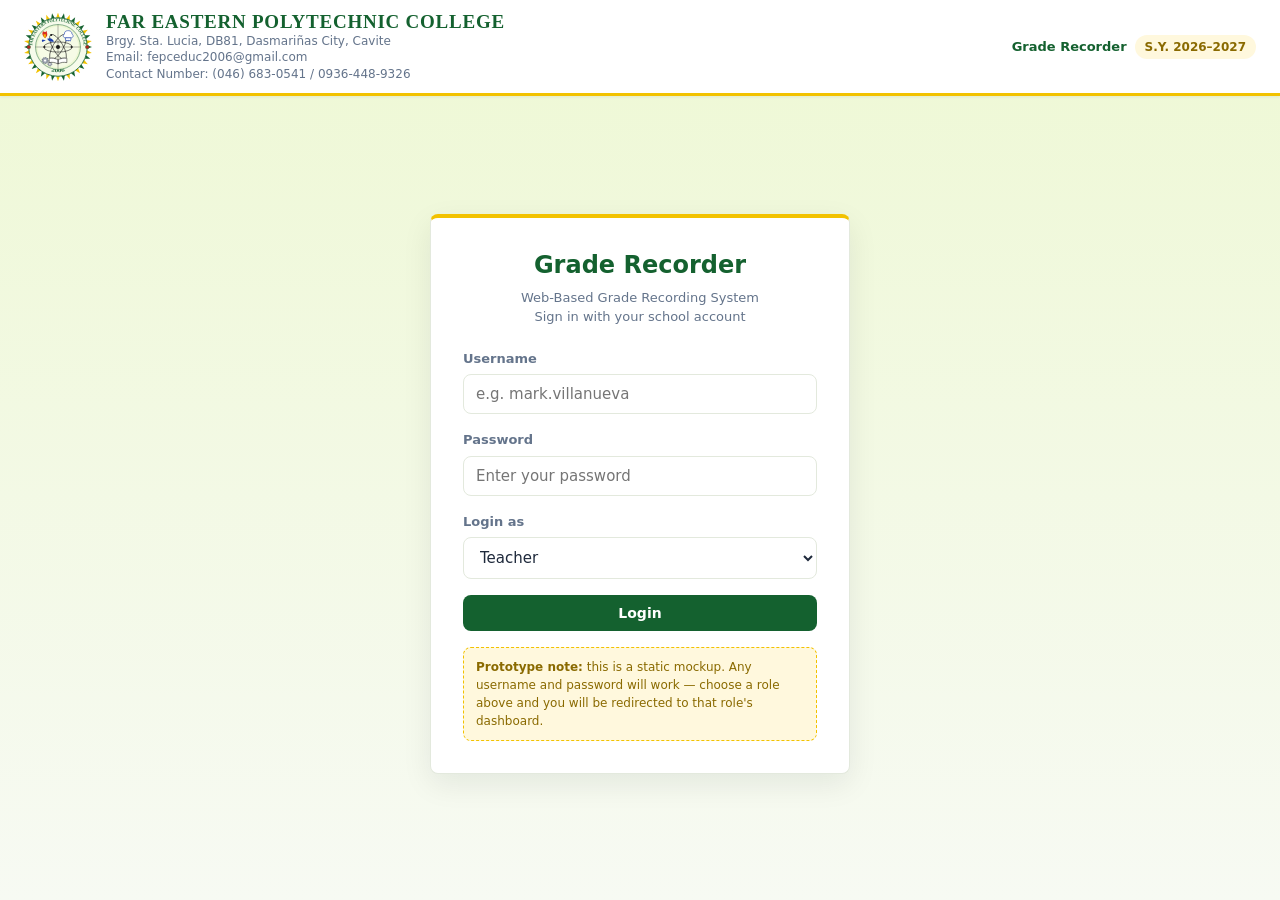
<file: index.html>
<!DOCTYPE html>
<html lang="en">
<head>
  <meta charset="UTF-8">
  <meta name="viewport" content="width=device-width, initial-scale=1.0">
  <title>Login — FEPC Grade Recorder</title>
  <link rel="stylesheet" href="style.css">
</head>
<body class="login-page">

  <!-- School header: seal logo top-left + college details -->
  <header class="site-header">
    <a class="site-identity" href="index.html">
      <img class="site-logo" src="logo.svg" alt="Far Eastern Polytechnic College seal">
      <span class="site-lines">
        <span class="site-name">Far Eastern Polytechnic College</span>
        <span class="site-meta">Brgy. Sta. Lucia, DB81, Dasmariñas City, Cavite</span>
        <span class="site-meta">Email: fepceduc2006@gmail.com</span>
        <span class="site-meta">Contact Number: (046) 683-0541 / 0936-448-9326</span>
      </span>
    </a>
    <span class="site-app">Grade Recorder <span class="badge badge-yellow">S.Y. 2026&ndash;2027</span></span>
  </header>

  <div class="login-body">
    <div class="login-card">
      <h1>Grade Recorder</h1>
      <p class="login-sub">Web-Based Grade Recording System<br>Sign in with your school account</p>

      <form id="loginForm" novalidate>
        <div class="form-group">
          <label for="username">Username</label>
          <input type="text" id="username" placeholder="e.g. mark.villanueva" autocomplete="username">
        </div>

        <div class="form-group">
          <label for="password">Password</label>
          <input type="password" id="password" placeholder="Enter your password" autocomplete="current-password">
        </div>

        <div class="form-group">
          <label for="role">Login as</label>
          <select id="role">
            <option value="teacher">Teacher</option>
            <option value="administrator">Administrator</option>
            <option value="student">Student</option>
            <option value="parent">Parent / Guardian</option>
          </select>
        </div>

        <button type="submit" class="btn btn-primary btn-block">Login</button>
      </form>

      <div class="login-hint">
        <strong>Prototype note:</strong> this is a static mockup. Any username and
        password will work — choose a role above and you will be redirected to that
        role's dashboard.
      </div>
    </div>
  </div>

  <div id="toast" class="toast"></div>

  <script>
    // Role → dashboard mapping (RBAC: each role lands on its own page)
    var DESTINATIONS = {
      teacher:     { page: 'teacher-dashboard.html', name: 'Mark Villanueva',  label: 'Teacher' },
      administrator:{ page: 'admin-dashboard.html',  name: 'Lorna Bautista',  label: 'Administrator' },
      student:     { page: 'student-portal.html',    name: 'Juan Dela Cruz',   label: 'Student' },
      parent:      { page: 'parent-portal.html',     name: 'Roberto Dela Cruz',label: 'Parent' }
    };

    var toastTimer;
    function showToast(message, kind) {
      var toast = document.getElementById('toast');
      toast.textContent = message;
      toast.className = 'toast show' + (kind ? ' ' + kind : '');
      clearTimeout(toastTimer);
      toastTimer = setTimeout(function () { toast.className = 'toast'; }, 2600);
    }

    document.getElementById('loginForm').addEventListener('submit', function (event) {
      event.preventDefault();

      var username = document.getElementById('username').value.trim();
      var password = document.getElementById('password').value.trim();
      var role = document.getElementById('role').value;

      if (!username || !password) {
        showToast('Please enter your username and password.', 'warning');
        return;
      }

      var dest = DESTINATIONS[role];
      // Remember the selected role for the mockup session
      sessionStorage.setItem('fepcRole', role);
      sessionStorage.setItem('fepcName', dest.name);
      sessionStorage.setItem('fepcRoleLabel', dest.label);

      showToast('Login successful! Redirecting…', 'success');
      setTimeout(function () { window.location.href = dest.page; }, 500);
    });
  </script>
</body>
</html>
</file>
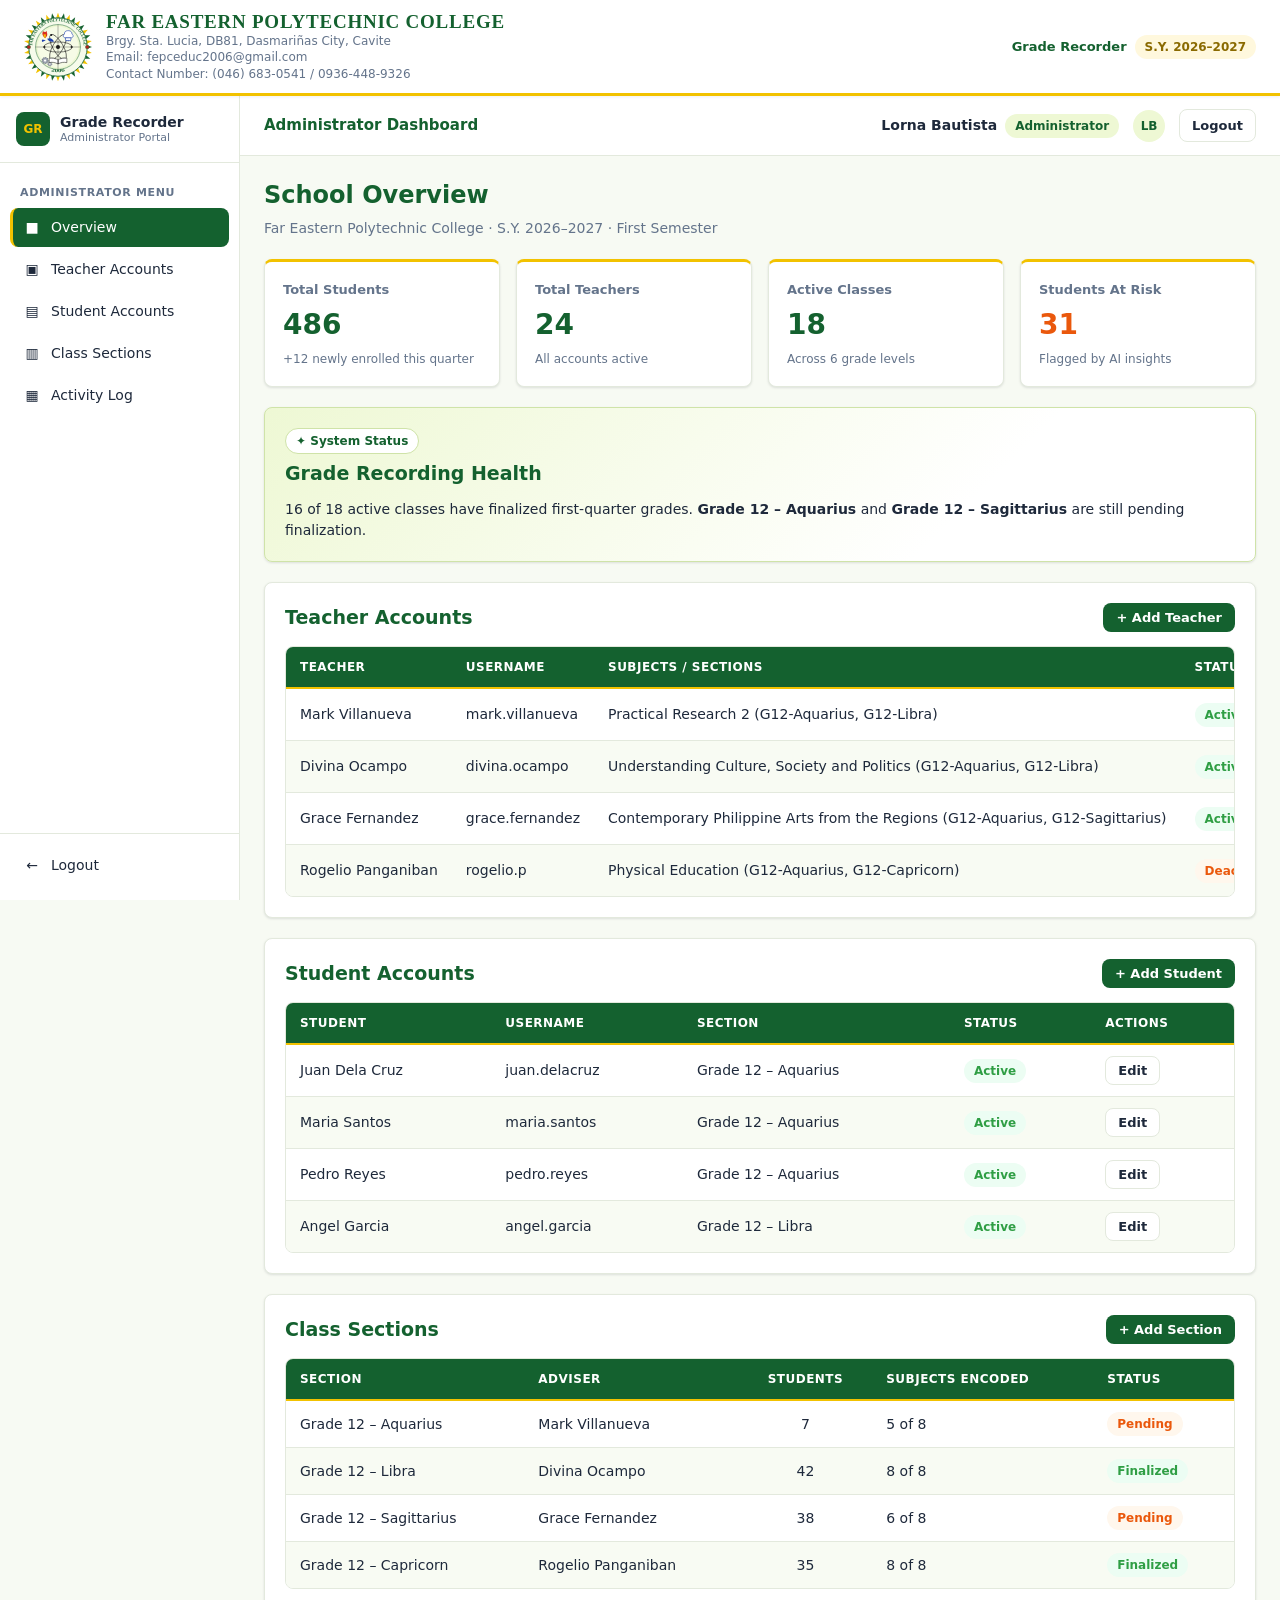
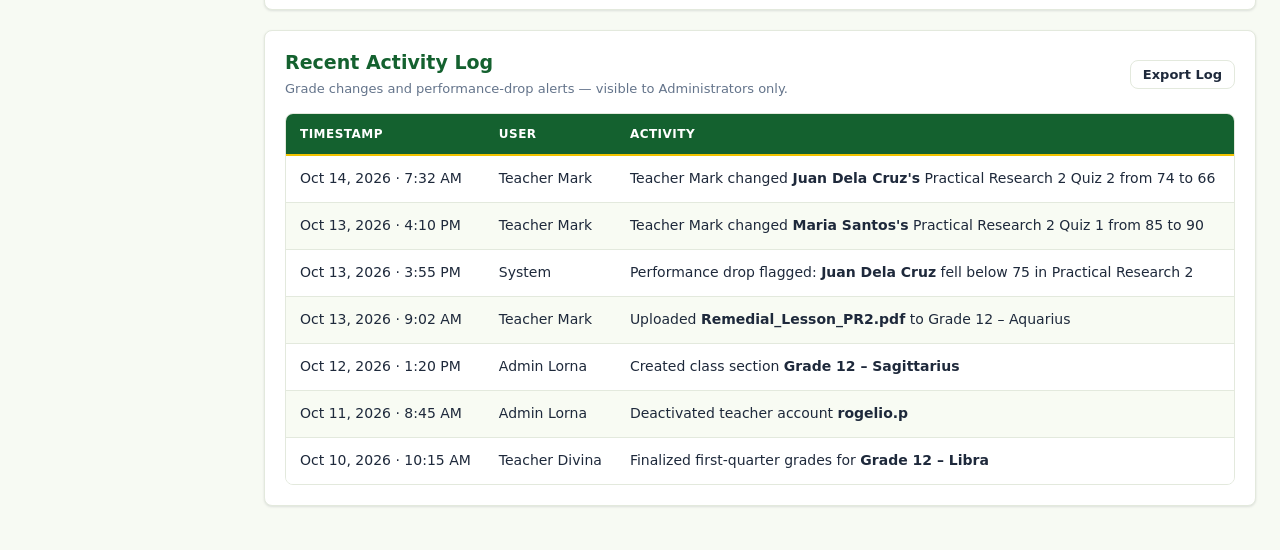
<file: admin-dashboard.html>
<!DOCTYPE html>
<html lang="en">
<head>
  <meta charset="UTF-8">
  <meta name="viewport" content="width=device-width, initial-scale=1.0">
  <title>Administrator Dashboard — FEPC Grade Recorder</title>
  <link rel="stylesheet" href="style.css">
</head>
<body>

<!-- School header: seal logo top-left + college details -->
<header class="site-header">
  <a class="site-identity" href="index.html">
    <img class="site-logo" src="logo.svg" alt="Far Eastern Polytechnic College seal">
    <span class="site-lines">
      <span class="site-name">Far Eastern Polytechnic College</span>
      <span class="site-meta">Brgy. Sta. Lucia, DB81, Dasmariñas City, Cavite</span>
      <span class="site-meta">Email: fepceduc2006@gmail.com</span>
      <span class="site-meta">Contact Number: (046) 683-0541 / 0936-448-9326</span>
    </span>
  </a>
  <span class="site-app">Grade Recorder <span class="badge badge-yellow">S.Y. 2026&ndash;2027</span></span>
</header>

<div class="app">

  <!-- Role-isolated sidebar: admin links only (incl. Activity Log) -->
  <aside class="sidebar">
    <div class="sidebar-brand">
      <div class="brand-mark">GR</div>
      <div class="brand-name">Grade Recorder<span>Administrator Portal</span></div>
    </div>
    <nav class="sidebar-nav">
      <div class="nav-label">Administrator Menu</div>
      <a class="nav-link active" href="#overview"><span class="ico">&#9632;</span> Overview</a>
      <a class="nav-link" href="#teachers"><span class="ico">&#9635;</span> Teacher Accounts</a>
      <a class="nav-link" href="#students"><span class="ico">&#9636;</span> Student Accounts</a>
      <a class="nav-link" href="#sections"><span class="ico">&#9637;</span> Class Sections</a>
      <a class="nav-link" href="#activity"><span class="ico">&#9638;</span> Activity Log</a>
    </nav>
    <div class="sidebar-footer">
      <a class="nav-link" href="index.html"><span class="ico">&#8592;</span> Logout</a>
    </div>
  </aside>

  <div class="main">
    <header class="topbar">
      <div class="topbar-title">Administrator Dashboard</div>
      <div class="topbar-right">
        <div class="user-meta">
          <span class="user-name" data-user-name>Lorna Bautista</span>
          <span class="badge">Administrator</span>
        </div>
        <div class="avatar" data-user-initials>LB</div>
        <a class="btn btn-outline btn-sm" href="index.html">Logout</a>
      </div>
    </header>

    <main class="content">

      <!-- ============ OVERVIEW ============ -->
      <section id="overview">
        <div class="page-head">
          <h1>School Overview</h1>
          <p>Far Eastern Polytechnic College &middot; S.Y. 2026&ndash;2027 &middot; First Semester</p>
        </div>

        <div class="stat-grid">
          <div class="stat-card">
            <div class="stat-label">Total Students</div>
            <div class="stat-value">486</div>
            <div class="stat-note">+12 newly enrolled this quarter</div>
          </div>
          <div class="stat-card">
            <div class="stat-label">Total Teachers</div>
            <div class="stat-value">24</div>
            <div class="stat-note">All accounts active</div>
          </div>
          <div class="stat-card">
            <div class="stat-label">Active Classes</div>
            <div class="stat-value">18</div>
            <div class="stat-note">Across 6 grade levels</div>
          </div>
          <div class="stat-card">
            <div class="stat-label">Students At Risk</div>
            <div class="stat-value" style="color:var(--warning)">31</div>
            <div class="stat-note">Flagged by AI insights</div>
          </div>
        </div>

        <div class="card ai-card">
          <div class="card-title">
            <div>
              <span class="ai-tag">&#10022; System Status</span>
              <h2>Grade Recording Health</h2>
            </div>
          </div>
          <p class="ai-text">16 of 18 active classes have finalized first-quarter grades. <strong>Grade 12 &ndash; Aquarius</strong> and <strong>Grade 12 &ndash; Sagittarius</strong> are still pending finalization.</p>
        </div>
      </section>

      <!-- ============ TEACHER ACCOUNTS ============ -->
      <section id="teachers">
        <div class="card">
          <div class="card-title">
            <div><h2>Teacher Accounts</h2></div>
            <button class="btn btn-primary btn-sm" data-toast="Saved successfully!">+ Add Teacher</button>
          </div>
          <div class="table-wrap">
            <table>
              <thead>
                <tr>
                  <th>Teacher</th>
                  <th>Username</th>
                  <th>Subjects / Sections</th>
                  <th>Status</th>
                  <th>Actions</th>
                </tr>
              </thead>
              <tbody>
                <tr>
                  <td>Mark Villanueva</td>
                  <td>mark.villanueva</td>
                  <td>Practical Research 2 (G12-Aquarius, G12-Libra)</td>
                  <td><span class="badge badge-success">Active</span></td>
                  <td><button class="btn btn-outline btn-sm" data-toast="Edit form is a visual mockup.">Edit</button></td>
                </tr>
                <tr>
                  <td>Divina Ocampo</td>
                  <td>divina.ocampo</td>
                  <td>Understanding Culture, Society and Politics (G12-Aquarius, G12-Libra)</td>
                  <td><span class="badge badge-success">Active</span></td>
                  <td><button class="btn btn-outline btn-sm" data-toast="Edit form is a visual mockup.">Edit</button></td>
                </tr>
                <tr>
                  <td>Grace Fernandez</td>
                  <td>grace.fernandez</td>
                  <td>Contemporary Philippine Arts from the Regions (G12-Aquarius, G12-Sagittarius)</td>
                  <td><span class="badge badge-success">Active</span></td>
                  <td><button class="btn btn-outline btn-sm" data-toast="Edit form is a visual mockup.">Edit</button></td>
                </tr>
                <tr>
                  <td>Rogelio Panganiban</td>
                  <td>rogelio.p</td>
                  <td>Physical Education (G12-Aquarius, G12-Capricorn)</td>
                  <td><span class="badge badge-warning">Deactivated</span></td>
                  <td><button class="btn btn-outline btn-sm" data-toast="Edit form is a visual mockup.">Edit</button></td>
                </tr>
              </tbody>
            </table>
          </div>
        </div>
      </section>

      <!-- ============ STUDENT ACCOUNTS ============ -->
      <section id="students">
        <div class="card">
          <div class="card-title">
            <div><h2>Student Accounts</h2></div>
            <button class="btn btn-primary btn-sm" data-toast="Saved successfully!">+ Add Student</button>
          </div>
          <div class="table-wrap">
            <table>
              <thead>
                <tr>
                  <th>Student</th>
                  <th>Username</th>
                  <th>Section</th>
                  <th>Status</th>
                  <th>Actions</th>
                </tr>
              </thead>
              <tbody>
                <tr>
                  <td>Juan Dela Cruz</td>
                  <td>juan.delacruz</td>
                  <td>Grade 12 &ndash; Aquarius</td>
                  <td><span class="badge badge-success">Active</span></td>
                  <td><button class="btn btn-outline btn-sm" data-toast="Edit form is a visual mockup.">Edit</button></td>
                </tr>
                <tr>
                  <td>Maria Santos</td>
                  <td>maria.santos</td>
                  <td>Grade 12 &ndash; Aquarius</td>
                  <td><span class="badge badge-success">Active</span></td>
                  <td><button class="btn btn-outline btn-sm" data-toast="Edit form is a visual mockup.">Edit</button></td>
                </tr>
                <tr>
                  <td>Pedro Reyes</td>
                  <td>pedro.reyes</td>
                  <td>Grade 12 &ndash; Aquarius</td>
                  <td><span class="badge badge-success">Active</span></td>
                  <td><button class="btn btn-outline btn-sm" data-toast="Edit form is a visual mockup.">Edit</button></td>
                </tr>
                <tr>
                  <td>Angel Garcia</td>
                  <td>angel.garcia</td>
                  <td>Grade 12 &ndash; Libra</td>
                  <td><span class="badge badge-success">Active</span></td>
                  <td><button class="btn btn-outline btn-sm" data-toast="Edit form is a visual mockup.">Edit</button></td>
                </tr>
              </tbody>
            </table>
          </div>
        </div>
      </section>

      <!-- ============ CLASS SECTIONS ============ -->
      <section id="sections">
        <div class="card">
          <div class="card-title">
            <div><h2>Class Sections</h2></div>
            <button class="btn btn-primary btn-sm" data-toast="Saved successfully!">+ Add Section</button>
          </div>
          <div class="table-wrap">
            <table>
              <thead>
                <tr>
                  <th>Section</th>
                  <th>Adviser</th>
                  <th class="num">Students</th>
                  <th>Subjects Encoded</th>
                  <th>Status</th>
                </tr>
              </thead>
              <tbody>
                <tr>
                  <td>Grade 12 &ndash; Aquarius</td>
                  <td>Mark Villanueva</td>
                  <td class="num">7</td>
                  <td>5 of 8</td>
                  <td><span class="badge badge-warning">Pending</span></td>
                </tr>
                <tr>
                  <td>Grade 12 &ndash; Libra</td>
                  <td>Divina Ocampo</td>
                  <td class="num">42</td>
                  <td>8 of 8</td>
                  <td><span class="badge badge-success">Finalized</span></td>
                </tr>
                <tr>
                  <td>Grade 12 &ndash; Sagittarius</td>
                  <td>Grace Fernandez</td>
                  <td class="num">38</td>
                  <td>6 of 8</td>
                  <td><span class="badge badge-warning">Pending</span></td>
                </tr>
                <tr>
                  <td>Grade 12 &ndash; Capricorn</td>
                  <td>Rogelio Panganiban</td>
                  <td class="num">35</td>
                  <td>8 of 8</td>
                  <td><span class="badge badge-success">Finalized</span></td>
                </tr>
              </tbody>
            </table>
          </div>
        </div>
      </section>

      <!-- ============ ACTIVITY LOG (admin only) ============ -->
      <section id="activity">
        <div class="card">
          <div class="card-title">
            <div>
              <h2>Recent Activity Log</h2>
              <p class="muted small" style="margin:4px 0 0">Grade changes and performance-drop alerts &mdash; visible to Administrators only.</p>
            </div>
            <button class="btn btn-outline btn-sm" data-toast="Log exported (visual mockup only).">Export Log</button>
          </div>
          <div class="table-wrap">
            <table>
              <thead>
                <tr>
                  <th>Timestamp</th>
                  <th>User</th>
                  <th>Activity</th>
                  <th>Type</th>
                </tr>
              </thead>
              <tbody>
                <tr>
                  <td>Oct 14, 2026 &middot; 7:32 AM</td>
                  <td>Teacher Mark</td>
                  <td>Teacher Mark changed <strong>Juan Dela Cruz's</strong> Practical Research 2 Quiz 2 from 74 to 66</td>
                  <td><span class="badge badge-warning">Grade Change</span></td>
                </tr>
                <tr>
                  <td>Oct 13, 2026 &middot; 4:10 PM</td>
                  <td>Teacher Mark</td>
                  <td>Teacher Mark changed <strong>Maria Santos's</strong> Practical Research 2 Quiz 1 from 85 to 90</td>
                  <td><span class="badge badge-warning">Grade Change</span></td>
                </tr>
                <tr>
                  <td>Oct 13, 2026 &middot; 3:55 PM</td>
                  <td>System</td>
                  <td>Performance drop flagged: <strong>Juan Dela Cruz</strong> fell below 75 in Practical Research 2</td>
                  <td><span class="badge badge-warning">Performance Drop</span></td>
                </tr>
                <tr>
                  <td>Oct 13, 2026 &middot; 9:02 AM</td>
                  <td>Teacher Mark</td>
                  <td>Uploaded <strong>Remedial_Lesson_PR2.pdf</strong> to Grade 12 &ndash; Aquarius</td>
                  <td><span class="badge">Material</span></td>
                </tr>
                <tr>
                  <td>Oct 12, 2026 &middot; 1:20 PM</td>
                  <td>Admin Lorna</td>
                  <td>Created class section <strong>Grade 12 &ndash; Sagittarius</strong></td>
                  <td><span class="badge">Account / Section</span></td>
                </tr>
                <tr>
                  <td>Oct 11, 2026 &middot; 8:45 AM</td>
                  <td>Admin Lorna</td>
                  <td>Deactivated teacher account <strong>rogelio.p</strong></td>
                  <td><span class="badge">Account / Section</span></td>
                </tr>
                <tr>
                  <td>Oct 10, 2026 &middot; 10:15 AM</td>
                  <td>Teacher Divina</td>
                  <td>Finalized first-quarter grades for <strong>Grade 12 &ndash; Libra</strong></td>
                  <td><span class="badge badge-success">Finalize</span></td>
                </tr>
              </tbody>
            </table>
          </div>
        </div>
      </section>

    </main>
  </div>
</div>

<div id="toast" class="toast"></div>

<script>
  var toastTimer;
  function showToast(message, kind) {
    var toast = document.getElementById('toast');
    toast.textContent = message;
    toast.className = 'toast show' + (kind ? ' ' + kind : '');
    clearTimeout(toastTimer);
    toastTimer = setTimeout(function () { toast.className = 'toast'; }, 2600);
  }

  /* ---------- RBAC guard: only admins stay on this page ---------- */
  (function () {
    var role = sessionStorage.getItem('fepcRole');
    var home = {
      teacher: 'teacher-dashboard.html',
      administrator: 'admin-dashboard.html',
      student: 'student-portal.html',
      parent: 'parent-portal.html'
    };
    if (role && role !== 'administrator') {
      window.location.replace(home[role] || 'index.html');
    }
    var name = sessionStorage.getItem('fepcName');
    if (name) {
      document.querySelectorAll('[data-user-name]').forEach(function (el) { el.textContent = name; });
      var initials = name.split(' ').map(function (w) { return w.charAt(0); }).slice(0, 2).join('');
      document.querySelector('[data-user-initials]').textContent = initials;
    }
  })();

  document.querySelectorAll('.nav-link[href^="#"]').forEach(function (link) {
    link.addEventListener('click', function () {
      document.querySelectorAll('.sidebar-nav .nav-link').forEach(function (l) { l.classList.remove('active'); });
      link.classList.add('active');
    });
  });

  document.querySelectorAll('[data-toast]').forEach(function (btn) {
    btn.addEventListener('click', function () {
      showToast(btn.getAttribute('data-toast'), 'success');
    });
  });
</script>
</body>
</html>
</file>
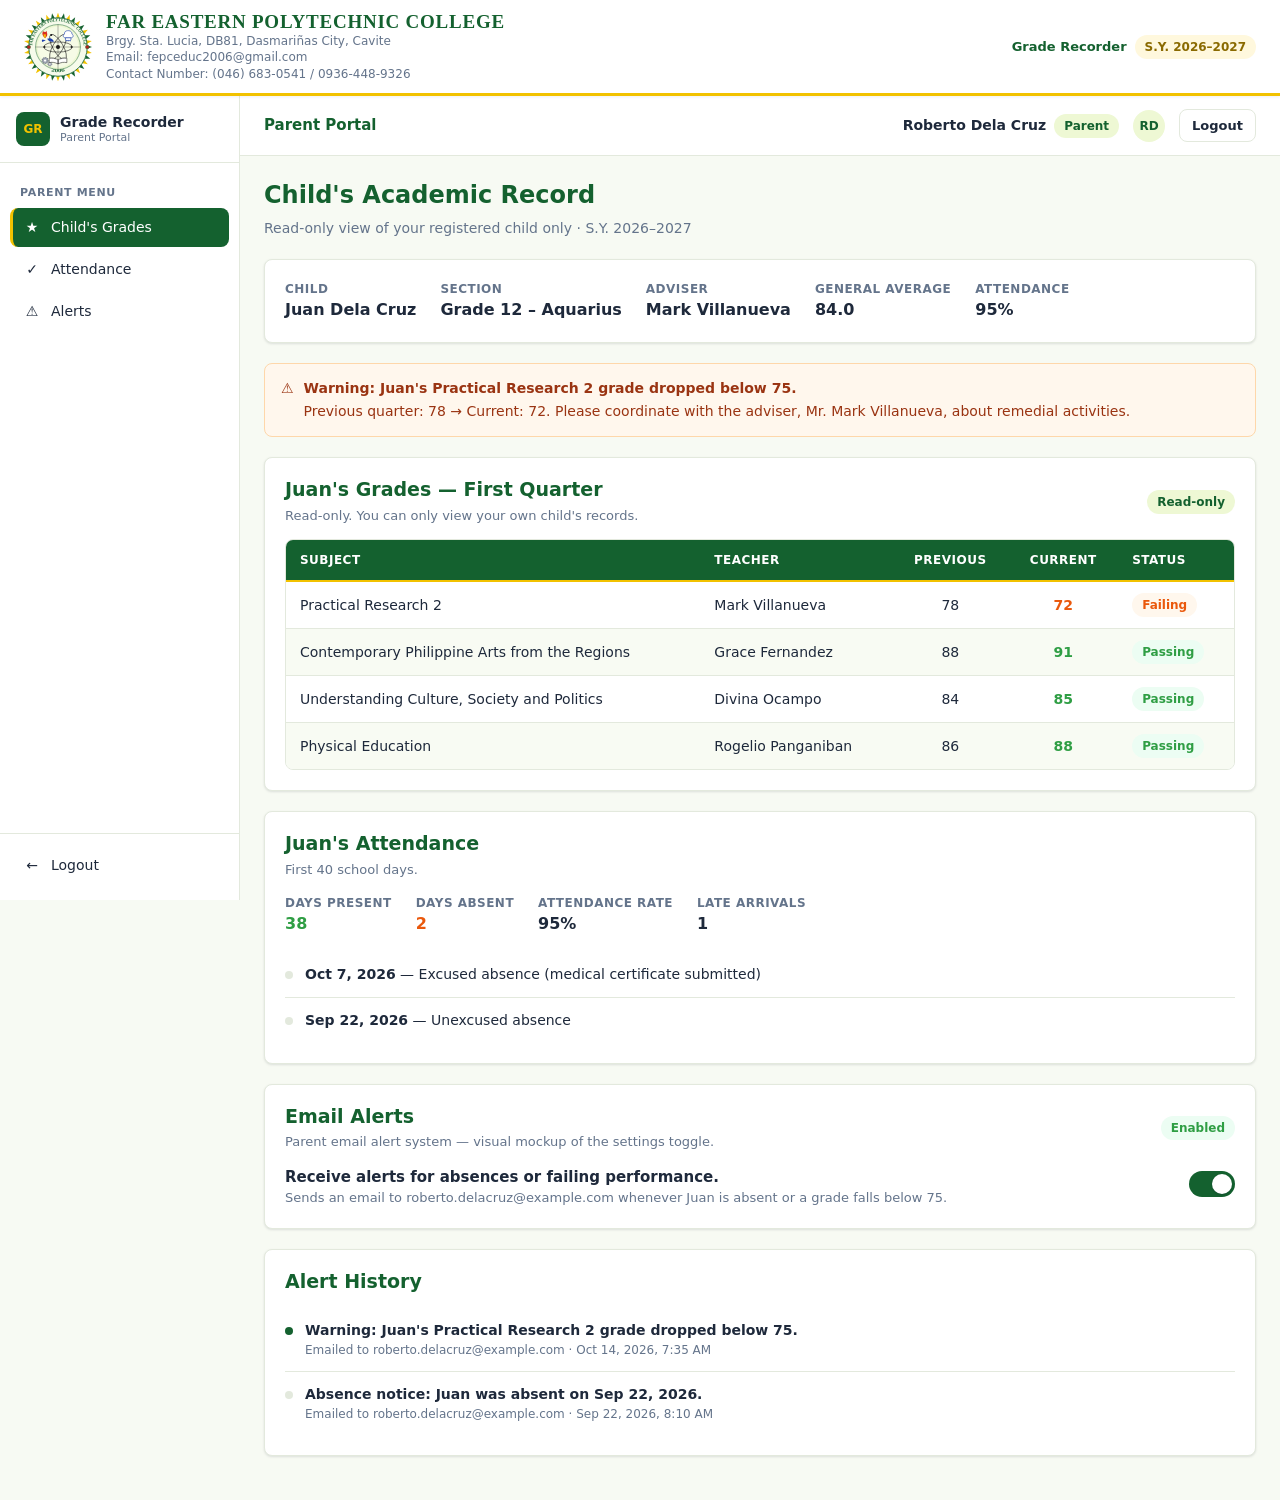
<file: parent-portal.html>
<!DOCTYPE html>
<html lang="en">
<head>
  <meta charset="UTF-8">
  <meta name="viewport" content="width=device-width, initial-scale=1.0">
  <title>Parent Portal — FEPC Grade Recorder</title>
  <link rel="stylesheet" href="style.css">
</head>
<body>

<!-- School header: seal logo top-left + college details -->
<header class="site-header">
  <a class="site-identity" href="index.html">
    <img class="site-logo" src="logo.svg" alt="Far Eastern Polytechnic College seal">
    <span class="site-lines">
      <span class="site-name">Far Eastern Polytechnic College</span>
      <span class="site-meta">Brgy. Sta. Lucia, DB81, Dasmariñas City, Cavite</span>
      <span class="site-meta">Email: fepceduc2006@gmail.com</span>
      <span class="site-meta">Contact Number: (046) 683-0541 / 0936-448-9326</span>
    </span>
  </a>
  <span class="site-app">Grade Recorder <span class="badge badge-yellow">S.Y. 2026&ndash;2027</span></span>
</header>

<div class="app">

  <!-- Role-isolated sidebar: parent sees only their child's pages -->
  <aside class="sidebar">
    <div class="sidebar-brand">
      <div class="brand-mark">GR</div>
      <div class="brand-name">Grade Recorder<span>Parent Portal</span></div>
    </div>
    <nav class="sidebar-nav">
      <div class="nav-label">Parent Menu</div>
      <a class="nav-link active" href="#grades"><span class="ico">&#9733;</span> Child's Grades</a>
      <a class="nav-link" href="#attendance"><span class="ico">&#10003;</span> Attendance</a>
      <a class="nav-link" href="#alerts"><span class="ico">&#9888;</span> Alerts</a>
    </nav>
    <div class="sidebar-footer">
      <a class="nav-link" href="index.html"><span class="ico">&#8592;</span> Logout</a>
    </div>
  </aside>

  <div class="main">
    <header class="topbar">
      <div class="topbar-title">Parent Portal</div>
      <div class="topbar-right">
        <div class="user-meta">
          <span class="user-name" data-user-name>Roberto Dela Cruz</span>
          <span class="badge">Parent</span>
        </div>
        <div class="avatar" data-user-initials>RD</div>
        <a class="btn btn-outline btn-sm" href="index.html">Logout</a>
      </div>
    </header>

    <main class="content">

      <!-- ============ CHILD SUMMARY ============ -->
      <div class="page-head">
        <h1>Child's Academic Record</h1>
        <p>Read-only view of your registered child only &middot; S.Y. 2026&ndash;2027</p>
      </div>

      <div class="card">
        <div class="summary-row">
          <div class="summary-item">
            <div class="label">Child</div>
            <div class="value">Juan Dela Cruz</div>
          </div>
          <div class="summary-item">
            <div class="label">Section</div>
            <div class="value">Grade 12 &ndash; Aquarius</div>
          </div>
          <div class="summary-item">
            <div class="label">Adviser</div>
            <div class="value">Mark Villanueva</div>
          </div>
          <div class="summary-item">
            <div class="label">General Average</div>
            <div class="value">84.0</div>
          </div>
          <div class="summary-item">
            <div class="label">Attendance</div>
            <div class="value">95%</div>
          </div>
        </div>
      </div>

      <div class="alert alert-warning" style="margin-bottom:20px">
        <span>&#9888;</span>
        <div>
          <strong>Warning: Juan's Practical Research 2 grade dropped below 75.</strong>
          Previous quarter: 78 &rarr; Current: 72. Please coordinate with the adviser,
          Mr. Mark Villanueva, about remedial activities.
        </div>
      </div>

      <!-- ============ CHILD'S GRADES (read-only) ============ -->
      <section id="grades">
        <div class="card">
          <div class="card-title">
            <div>
              <h2>Juan's Grades &mdash; First Quarter</h2>
              <p class="muted small" style="margin:4px 0 0">Read-only. You can only view your own child's records.</p>
            </div>
            <span class="badge">Read-only</span>
          </div>

          <div class="table-wrap">
            <table>
              <thead>
                <tr>
                  <th>Subject</th>
                  <th>Teacher</th>
                  <th class="num">Previous</th>
                  <th class="num">Current</th>
                  <th>Status</th>
                </tr>
              </thead>
              <tbody>
                <tr>
                  <td>Practical Research 2</td>
                  <td>Mark Villanueva</td>
                  <td class="num">78</td>
                  <td class="num grade-fail">72</td>
                  <td><span class="badge badge-warning">Failing</span></td>
                </tr>
                <tr>
                  <td>Contemporary Philippine Arts from the Regions</td>
                  <td>Grace Fernandez</td>
                  <td class="num">88</td>
                  <td class="num grade-pass">91</td>
                  <td><span class="badge badge-success">Passing</span></td>
                </tr>
                <tr>
                  <td>Understanding Culture, Society and Politics</td>
                  <td>Divina Ocampo</td>
                  <td class="num">84</td>
                  <td class="num grade-pass">85</td>
                  <td><span class="badge badge-success">Passing</span></td>
                </tr>
                <tr>
                  <td>Physical Education</td>
                  <td>Rogelio Panganiban</td>
                  <td class="num">86</td>
                  <td class="num grade-pass">88</td>
                  <td><span class="badge badge-success">Passing</span></td>
                </tr>
              </tbody>
            </table>
          </div>
        </div>
      </section>

      <!-- ============ ATTENDANCE ============ -->
      <section id="attendance">
        <div class="card">
          <div class="card-title">
            <div>
              <h2>Juan's Attendance</h2>
              <p class="muted small" style="margin:4px 0 0">First 40 school days.</p>
            </div>
          </div>
          <div class="summary-row" style="margin-bottom:16px">
            <div class="summary-item"><div class="label">Days Present</div><div class="value" style="color:var(--success)">38</div></div>
            <div class="summary-item"><div class="label">Days Absent</div><div class="value" style="color:var(--warning)">2</div></div>
            <div class="summary-item"><div class="label">Attendance Rate</div><div class="value">95%</div></div>
            <div class="summary-item"><div class="label">Late Arrivals</div><div class="value">1</div></div>
          </div>
          <ul class="notif-list">
            <li><span class="notif-dot read"></span><div><strong>Oct 7, 2026</strong> &mdash; Excused absence (medical certificate submitted)</div></li>
            <li><span class="notif-dot read"></span><div><strong>Sep 22, 2026</strong> &mdash; Unexcused absence</div></li>
          </ul>
        </div>
      </section>

      <!-- ============ ALERTS ============ -->
      <section id="alerts">
        <div class="card">
          <div class="card-title">
            <div>
              <h2>Email Alerts</h2>
              <p class="muted small" style="margin:4px 0 0">Parent email alert system &mdash; visual mockup of the settings toggle.</p>
            </div>
            <span class="badge badge-success" id="alertStatusBadge">Enabled</span>
          </div>

          <div class="toggle-row">
            <div>
              <strong>Receive alerts for absences or failing performance.</strong>
              <div class="muted small">Sends an email to roberto.delacruz@example.com whenever Juan is absent or a grade falls below 75.</div>
            </div>
            <label class="switch">
              <input type="checkbox" id="alertToggle" checked>
              <span class="slider"></span>
            </label>
          </div>
        </div>

        <div class="card">
          <div class="card-title">
            <div><h2>Alert History</h2></div>
          </div>
          <ul class="notif-list">
            <li>
              <span class="notif-dot"></span>
              <div>
                <strong>Warning: Juan's Practical Research 2 grade dropped below 75.</strong>
                <div class="notif-time">Emailed to roberto.delacruz@example.com &middot; Oct 14, 2026, 7:35 AM</div>
              </div>
            </li>
            <li>
              <span class="notif-dot read"></span>
              <div>
                <strong>Absence notice: Juan was absent on Sep 22, 2026.</strong>
                <div class="notif-time">Emailed to roberto.delacruz@example.com &middot; Sep 22, 2026, 8:10 AM</div>
              </div>
            </li>
          </ul>
        </div>
      </section>

    </main>
  </div>
</div>

<div id="toast" class="toast"></div>

<script>
  var toastTimer;
  function showToast(message, kind) {
    var toast = document.getElementById('toast');
    toast.textContent = message;
    toast.className = 'toast show' + (kind ? ' ' + kind : '');
    clearTimeout(toastTimer);
    toastTimer = setTimeout(function () { toast.className = 'toast'; }, 2600);
  }

  /* ---------- RBAC guard: parents only stay on the parent portal ---------- */
  (function () {
    var role = sessionStorage.getItem('fepcRole');
    var home = {
      teacher: 'teacher-dashboard.html',
      administrator: 'admin-dashboard.html',
      student: 'student-portal.html',
      parent: 'parent-portal.html'
    };
    if (role && role !== 'parent') {
      window.location.replace(home[role] || 'index.html');
    }
    var name = sessionStorage.getItem('fepcName');
    if (name) {
      document.querySelectorAll('[data-user-name]').forEach(function (el) { el.textContent = name; });
      var initials = name.split(' ').map(function (w) { return w.charAt(0); }).slice(0, 2).join('');
      document.querySelector('[data-user-initials]').textContent = initials;
    }
  })();

  document.querySelectorAll('.nav-link[href^="#"]').forEach(function (link) {
    link.addEventListener('click', function () {
      document.querySelectorAll('.sidebar-nav .nav-link').forEach(function (l) { l.classList.remove('active'); });
      link.classList.add('active');
    });
  });

  /* ---------- Email alerts toggle (visual only) ---------- */
  document.getElementById('alertToggle').addEventListener('change', function () {
    var badge = document.getElementById('alertStatusBadge');
    if (this.checked) {
      badge.textContent = 'Enabled';
      badge.className = 'badge badge-success';
      showToast('Email alerts enabled. Saved successfully!', 'success');
    } else {
      badge.textContent = 'Disabled';
      badge.className = 'badge badge-warning';
      showToast('Email alerts disabled.', 'warning');
    }
  });
</script>
</body>
</html>
</file>
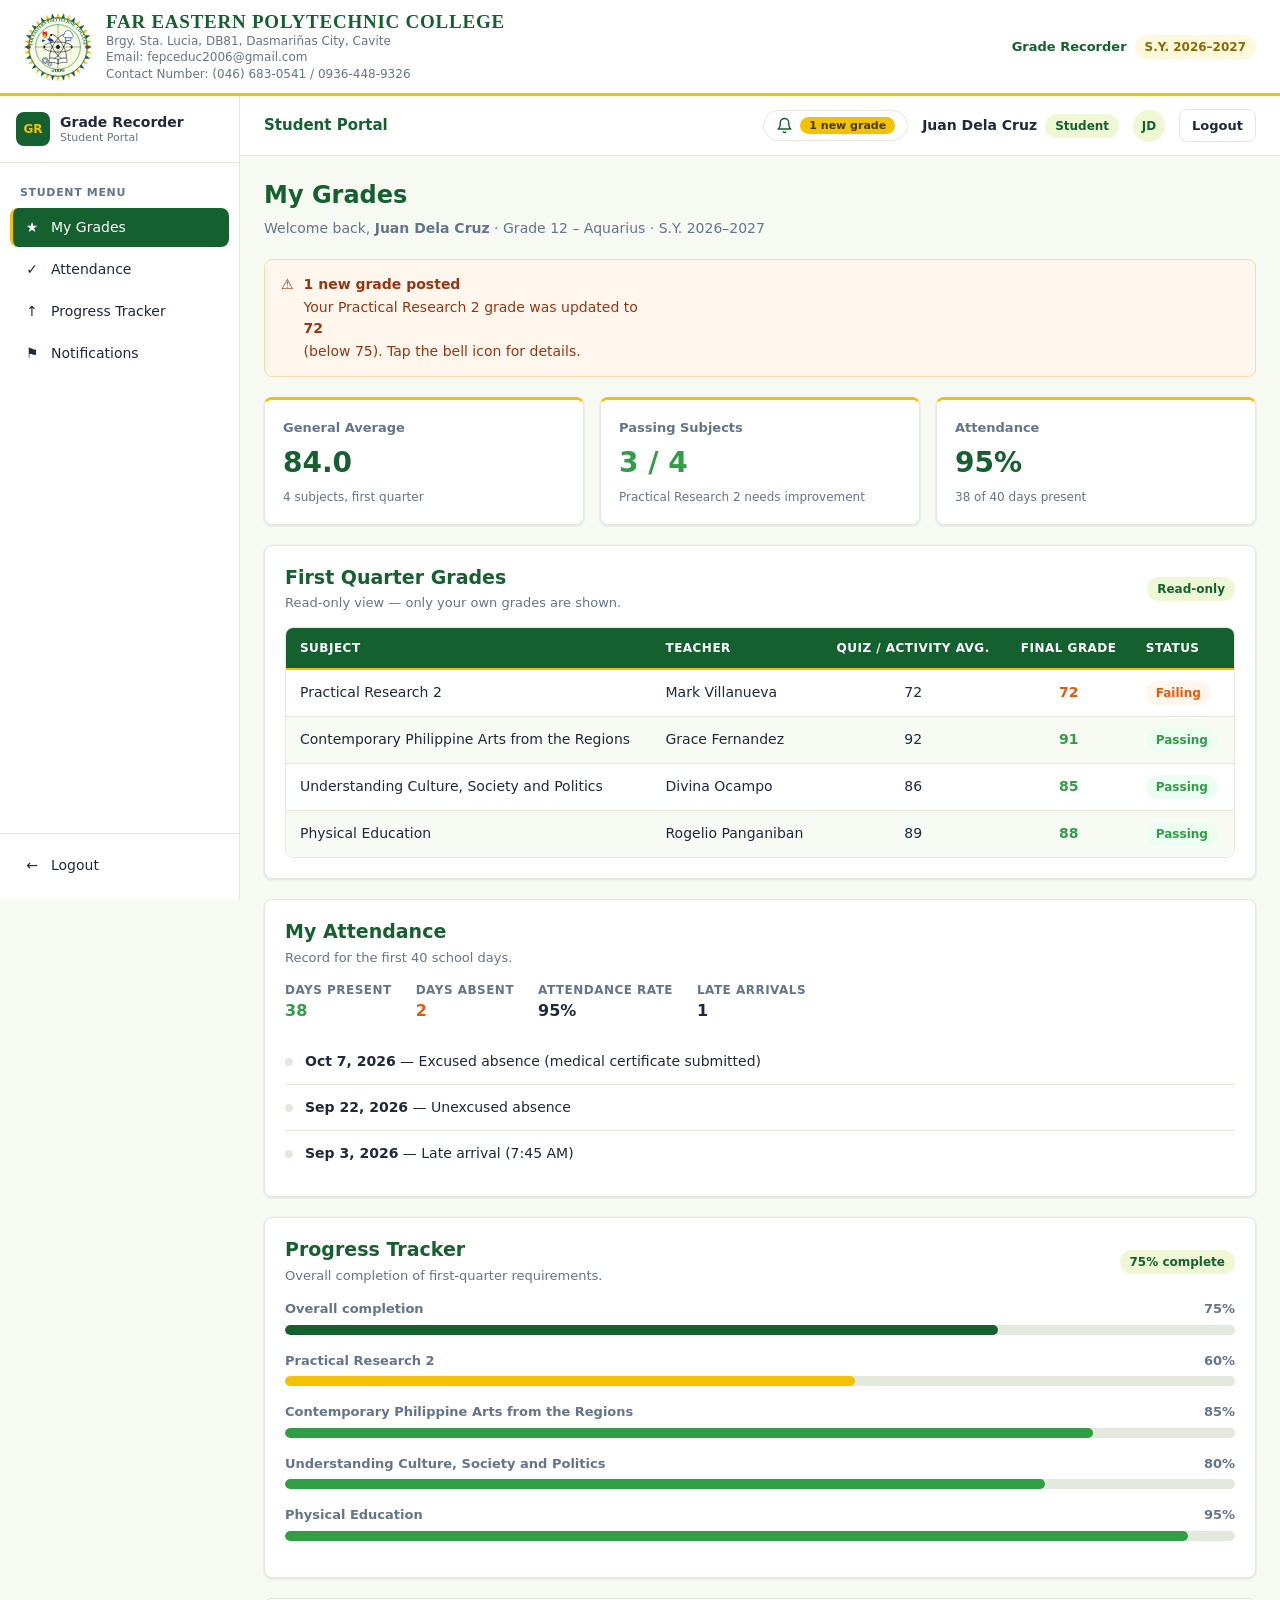
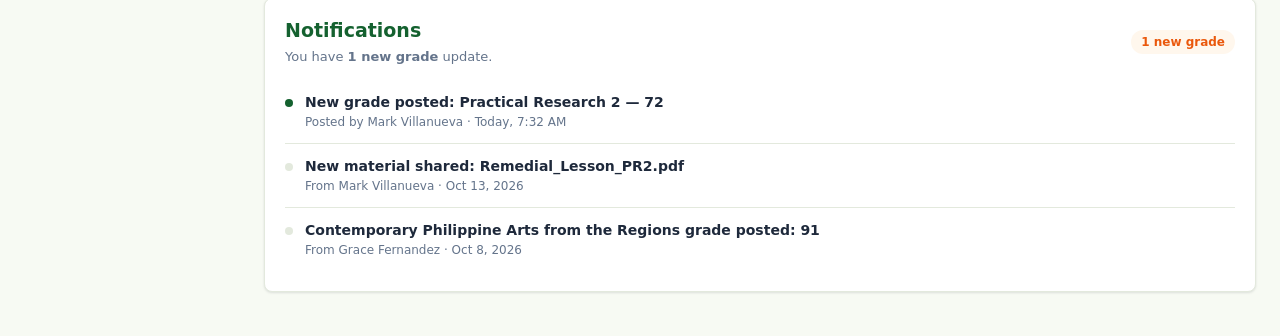
<file: student-portal.html>
<!DOCTYPE html>
<html lang="en">
<head>
  <meta charset="UTF-8">
  <meta name="viewport" content="width=device-width, initial-scale=1.0">
  <title>Student Portal — FEPC Grade Recorder</title>
  <link rel="stylesheet" href="style.css">
</head>
<body>

<!-- School header: seal logo top-left + college details -->
<header class="site-header">
  <a class="site-identity" href="index.html">
    <img class="site-logo" src="logo.svg" alt="Far Eastern Polytechnic College seal">
    <span class="site-lines">
      <span class="site-name">Far Eastern Polytechnic College</span>
      <span class="site-meta">Brgy. Sta. Lucia, DB81, Dasmariñas City, Cavite</span>
      <span class="site-meta">Email: fepceduc2006@gmail.com</span>
      <span class="site-meta">Contact Number: (046) 683-0541 / 0936-448-9326</span>
    </span>
  </a>
  <span class="site-app">Grade Recorder <span class="badge badge-yellow">S.Y. 2026&ndash;2027</span></span>
</header>

<div class="app">

  <!-- Role-isolated sidebar: student sees ONLY their own pages -->
  <aside class="sidebar">
    <div class="sidebar-brand">
      <div class="brand-mark">GR</div>
      <div class="brand-name">Grade Recorder<span>Student Portal</span></div>
    </div>
    <nav class="sidebar-nav">
      <div class="nav-label">Student Menu</div>
      <a class="nav-link active" href="#grades"><span class="ico">&#9733;</span> My Grades</a>
      <a class="nav-link" href="#attendance"><span class="ico">&#10003;</span> Attendance</a>
      <a class="nav-link" href="#progress"><span class="ico">&#8593;</span> Progress Tracker</a>
      <a class="nav-link" href="#notifications"><span class="ico">&#9873;</span> Notifications</a>
    </nav>
    <div class="sidebar-footer">
      <a class="nav-link" href="index.html"><span class="ico">&#8592;</span> Logout</a>
    </div>
  </aside>

  <div class="main">
    <!-- Top navbar: user name, role badge, notification bell with badge -->
    <header class="topbar">
      <div class="topbar-title">Student Portal</div>
      <div class="topbar-right">
        <button class="bell" id="bellBtn" title="Notifications">
          <svg class="bell-icon" width="17" height="17" viewBox="0 0 24 24" fill="none" stroke="currentColor" stroke-width="2" stroke-linecap="round" stroke-linejoin="round" aria-hidden="true">
            <path d="M18 8A6 6 0 0 0 6 8c0 7-3 9-3 9h18s-3-2-3-9"></path>
            <path d="M13.73 21a2 2 0 0 1-3.46 0"></path>
          </svg>
          <span class="bell-badge">1 new grade</span>
        </button>
        <div class="user-meta">
          <span class="user-name" data-user-name>Juan Dela Cruz</span>
          <span class="badge">Student</span>
        </div>
        <div class="avatar" data-user-initials>JD</div>
        <a class="btn btn-outline btn-sm" href="index.html">Logout</a>
      </div>
    </header>

    <main class="content">

      <div class="page-head">
        <h1>My Grades</h1>
        <p>Welcome back, <strong data-user-name>Juan Dela Cruz</strong> &middot; Grade 12 &ndash; Aquarius &middot; S.Y. 2026&ndash;2027</p>
      </div>

      <div class="alert alert-warning" style="margin-bottom:20px">
        <span>&#9888;</span>
        <div>
          <strong>1 new grade posted</strong>
          Your Practical Research 2 grade was updated to <strong>72</strong> (below 75). Tap the bell icon for details.
        </div>
      </div>

      <div class="stat-grid">
        <div class="stat-card">
          <div class="stat-label">General Average</div>            <div class="stat-value">84.0</div>
            <div class="stat-note">4 subjects, first quarter</div>
        </div>
        <div class="stat-card">
          <div class="stat-label">Passing Subjects</div>            <div class="stat-value" style="color:var(--success)">3 / 4</div>
            <div class="stat-note">Practical Research 2 needs improvement</div>
        </div>
        <div class="stat-card">
          <div class="stat-label">Attendance</div>
          <div class="stat-value">95%</div>
          <div class="stat-note">38 of 40 days present</div>
        </div>
      </div>

      <!-- ============ MY GRADES (read-only) ============ -->
      <section id="grades">
        <div class="card">
          <div class="card-title">
            <div>
              <h2>First Quarter Grades</h2>
              <p class="muted small" style="margin:4px 0 0">Read-only view &mdash; only your own grades are shown.</p>
            </div>
            <span class="badge">Read-only</span>
          </div>

          <div class="table-wrap">
            <table>
              <thead>
                <tr>
                  <th>Subject</th>
                  <th>Teacher</th>
                  <th class="num">Quiz / Activity Avg.</th>
                  <th class="num">Final Grade</th>
                  <th>Status</th>
                </tr>
              </thead>
              <tbody>
                <tr>
                  <td>Practical Research 2</td>
                  <td>Mark Villanueva</td>
                  <td class="num">72</td>
                  <td class="num grade-fail">72</td>
                  <td><span class="badge badge-warning">Failing</span></td>
                </tr>
                <tr>
                  <td>Contemporary Philippine Arts from the Regions</td>
                  <td>Grace Fernandez</td>
                  <td class="num">92</td>
                  <td class="num grade-pass">91</td>
                  <td><span class="badge badge-success">Passing</span></td>
                </tr>
                <tr>
                  <td>Understanding Culture, Society and Politics</td>
                  <td>Divina Ocampo</td>
                  <td class="num">86</td>
                  <td class="num grade-pass">85</td>
                  <td><span class="badge badge-success">Passing</span></td>
                </tr>
                <tr>
                  <td>Physical Education</td>
                  <td>Rogelio Panganiban</td>
                  <td class="num">89</td>
                  <td class="num grade-pass">88</td>
                  <td><span class="badge badge-success">Passing</span></td>
                </tr>
              </tbody>
            </table>
          </div>
        </div>
      </section>

      <!-- ============ ATTENDANCE ============ -->
      <section id="attendance">
        <div class="card">
          <div class="card-title">
            <div>
              <h2>My Attendance</h2>
              <p class="muted small" style="margin:4px 0 0">Record for the first 40 school days.</p>
            </div>
          </div>
          <div class="summary-row" style="margin-bottom:16px">
            <div class="summary-item"><div class="label">Days Present</div><div class="value" style="color:var(--success)">38</div></div>
            <div class="summary-item"><div class="label">Days Absent</div><div class="value" style="color:var(--warning)">2</div></div>
            <div class="summary-item"><div class="label">Attendance Rate</div><div class="value">95%</div></div>
            <div class="summary-item"><div class="label">Late Arrivals</div><div class="value">1</div></div>
          </div>
          <ul class="notif-list">
            <li><span class="notif-dot read"></span><div><strong>Oct 7, 2026</strong> &mdash; Excused absence (medical certificate submitted)</div></li>
            <li><span class="notif-dot read"></span><div><strong>Sep 22, 2026</strong> &mdash; Unexcused absence</div></li>
            <li><span class="notif-dot read"></span><div><strong>Sep 3, 2026</strong> &mdash; Late arrival (7:45 AM)</div></li>
          </ul>
        </div>
      </section>

      <!-- ============ PROGRESS TRACKER ============ -->
      <section id="progress">
        <div class="card">
          <div class="card-title">
            <div>
              <h2>Progress Tracker</h2>
              <p class="muted small" style="margin:4px 0 0">Overall completion of first-quarter requirements.</p>
            </div>
            <span class="badge">75% complete</span>
          </div>

          <div class="progress-meta"><span>Overall completion</span><span>75%</span></div>
          <div class="progress"><span style="width:75%"></span></div>

          <div class="progress-meta"><span>Practical Research 2</span><span>60%</span></div>
          <div class="progress warning"><span style="width:60%"></span></div>

          <div class="progress-meta"><span>Contemporary Philippine Arts from the Regions</span><span>85%</span></div>
          <div class="progress success"><span style="width:85%"></span></div>

          <div class="progress-meta"><span>Understanding Culture, Society and Politics</span><span>80%</span></div>
          <div class="progress success"><span style="width:80%"></span></div>

          <div class="progress-meta"><span>Physical Education</span><span>95%</span></div>
          <div class="progress success"><span style="width:95%"></span></div>
        </div>
      </section>

      <!-- ============ NOTIFICATIONS ============ -->
      <section id="notifications">
        <div class="card">
          <div class="card-title">
            <div>
              <h2>Notifications</h2>
              <p class="muted small" style="margin:4px 0 0">You have <strong>1 new grade</strong> update.</p>
            </div>
            <span class="badge badge-warning">1 new grade</span>
          </div>
          <ul class="notif-list">
            <li>
              <span class="notif-dot"></span>
              <div>
                <strong>New grade posted: Practical Research 2 &mdash; 72</strong>
                <div class="notif-time">Posted by Mark Villanueva &middot; Today, 7:32 AM</div>
              </div>
            </li>
            <li>
              <span class="notif-dot read"></span>
              <div>
                <strong>New material shared: Remedial_Lesson_PR2.pdf</strong>
                <div class="notif-time">From Mark Villanueva &middot; Oct 13, 2026</div>
              </div>
            </li>
            <li>
              <span class="notif-dot read"></span>
              <div>
                <strong>Contemporary Philippine Arts from the Regions grade posted: 91</strong>
                <div class="notif-time">From Grace Fernandez &middot; Oct 8, 2026</div>
              </div>
            </li>
          </ul>
        </div>
      </section>

    </main>
  </div>
</div>

<div id="toast" class="toast"></div>

<script>
  var toastTimer;
  function showToast(message, kind) {
    var toast = document.getElementById('toast');
    toast.textContent = message;
    toast.className = 'toast show' + (kind ? ' ' + kind : '');
    clearTimeout(toastTimer);
    toastTimer = setTimeout(function () { toast.className = 'toast'; }, 2600);
  }

  /* ---------- RBAC guard: students never land on teacher/admin pages ---------- */
  (function () {
    var role = sessionStorage.getItem('fepcRole');
    var home = {
      teacher: 'teacher-dashboard.html',
      administrator: 'admin-dashboard.html',
      student: 'student-portal.html',
      parent: 'parent-portal.html'
    };
    if (role && role !== 'student') {
      window.location.replace(home[role] || 'index.html');
    }
    var name = sessionStorage.getItem('fepcName');
    if (name) {
      document.querySelectorAll('[data-user-name]').forEach(function (el) { el.textContent = name; });
      var initials = name.split(' ').map(function (w) { return w.charAt(0); }).slice(0, 2).join('');
      document.querySelector('[data-user-initials]').textContent = initials;
    }
  })();

  document.querySelectorAll('.nav-link[href^="#"]').forEach(function (link) {
    link.addEventListener('click', function () {
      document.querySelectorAll('.sidebar-nav .nav-link').forEach(function (l) { l.classList.remove('active'); });
      link.classList.add('active');
    });
  });

  document.getElementById('bellBtn').addEventListener('click', function () {
    showToast('You have 1 new grade: Practical Research 2 — 72.', 'warning');
    document.querySelector('.bell-badge').style.display = 'none';
    // Jump to the notifications section (hash navigation works everywhere)
    window.location.hash = '#notifications';
    document.querySelectorAll('.sidebar-nav .nav-link').forEach(function (l) { l.classList.remove('active'); });
    document.querySelector('.nav-link[href="#notifications"]').classList.add('active');
  });
</script>
</body>
</html>
</file>
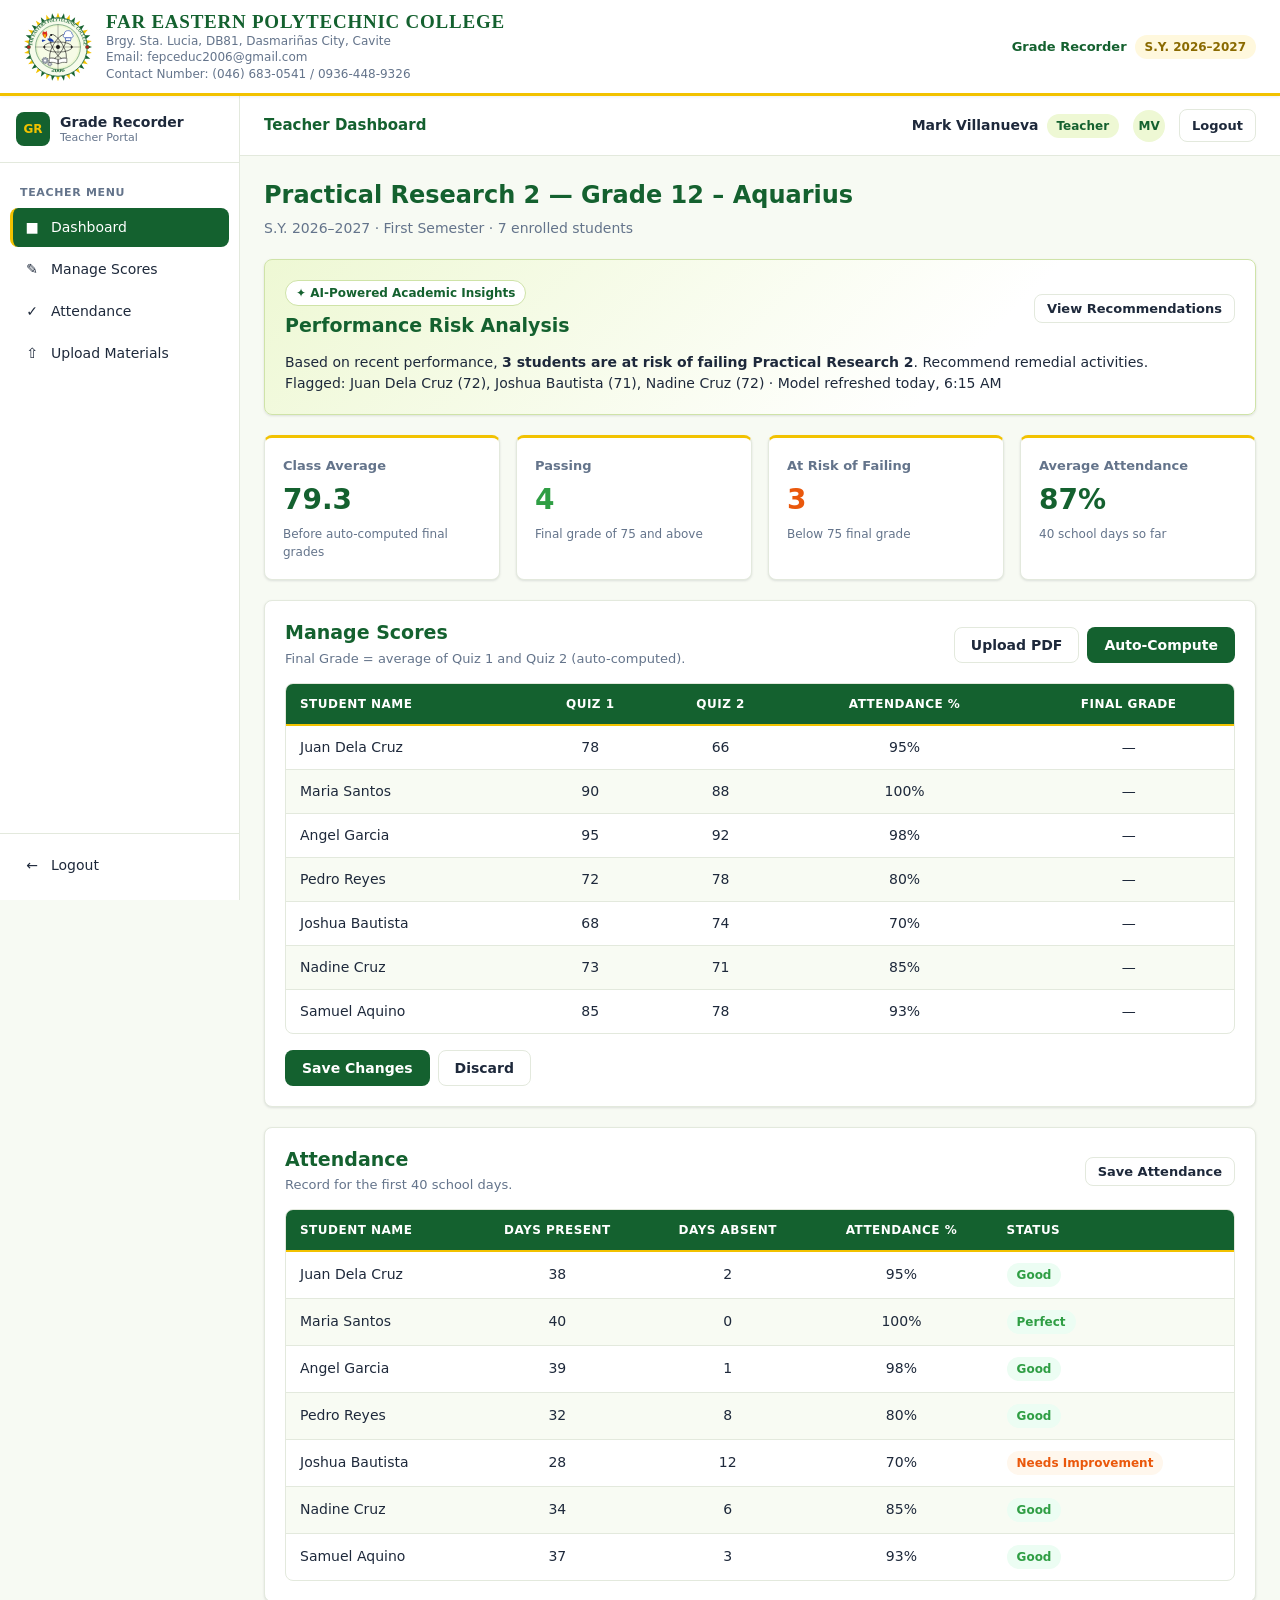
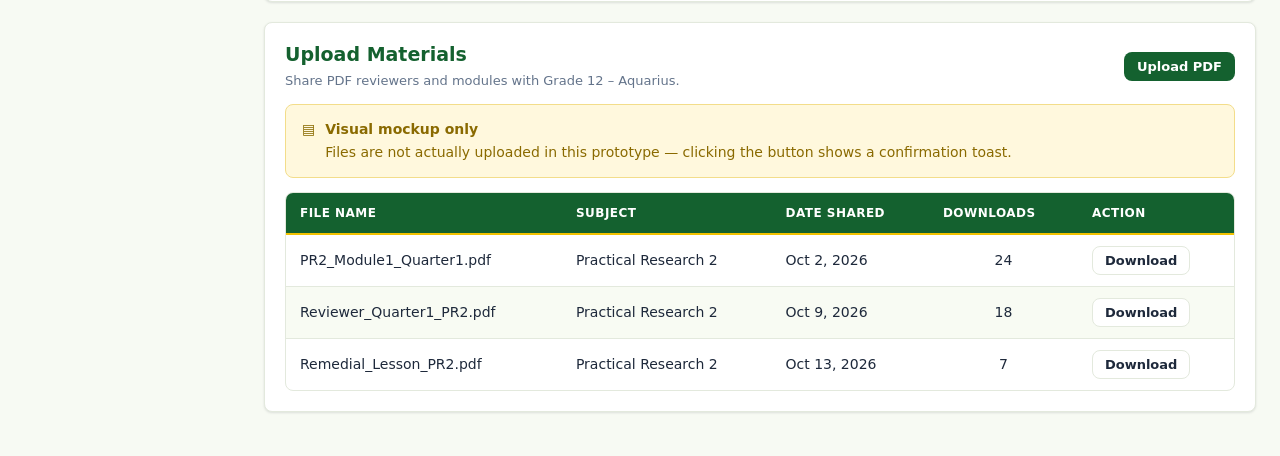
<file: teacher-dashboard.html>
<!DOCTYPE html>
<html lang="en">
<head>
  <meta charset="UTF-8">
  <meta name="viewport" content="width=device-width, initial-scale=1.0">
  <title>Teacher Dashboard — FEPC Grade Recorder</title>
  <link rel="stylesheet" href="style.css">
</head>
<body>

<!-- School header: seal logo top-left + college details -->
<header class="site-header">
  <a class="site-identity" href="index.html">
    <img class="site-logo" src="logo.svg" alt="Far Eastern Polytechnic College seal">
    <span class="site-lines">
      <span class="site-name">Far Eastern Polytechnic College</span>
      <span class="site-meta">Brgy. Sta. Lucia, DB81, Dasmariñas City, Cavite</span>
      <span class="site-meta">Email: fepceduc2006@gmail.com</span>
      <span class="site-meta">Contact Number: (046) 683-0541 / 0936-448-9326</span>
    </span>
  </a>
  <span class="site-app">Grade Recorder <span class="badge badge-yellow">S.Y. 2026&ndash;2027</span></span>
</header>

<div class="app">

  <!-- Role-isolated sidebar: teacher links only (no Admin/Student/Parent links) -->
  <aside class="sidebar">
    <div class="sidebar-brand">
      <div class="brand-mark">GR</div>
      <div class="brand-name">Grade Recorder<span>Teacher Portal</span></div>
    </div>
    <nav class="sidebar-nav">
      <div class="nav-label">Teacher Menu</div>
      <a class="nav-link active" href="#dashboard"><span class="ico">&#9632;</span> Dashboard</a>
      <a class="nav-link" href="#scores"><span class="ico">&#9998;</span> Manage Scores</a>
      <a class="nav-link" href="#attendance"><span class="ico">&#10003;</span> Attendance</a>
      <a class="nav-link" href="#materials"><span class="ico">&#8679;</span> Upload Materials</a>
    </nav>
    <div class="sidebar-footer">
      <a class="nav-link" href="index.html" id="logoutLink"><span class="ico">&#8592;</span> Logout</a>
    </div>
  </aside>

  <div class="main">
    <!-- Top navbar: user name, role badge, logout -->
    <header class="topbar">
      <div class="topbar-title">Teacher Dashboard</div>
      <div class="topbar-right">
        <div class="user-meta">
          <span class="user-name" data-user-name>Mark Villanueva</span>
          <span class="badge">Teacher</span>
        </div>
        <div class="avatar" data-user-initials>MV</div>
        <a class="btn btn-outline btn-sm" href="index.html">Logout</a>
      </div>
    </header>

    <main class="content">

      <!-- ============ DASHBOARD ============ -->
      <section id="dashboard">
        <div class="page-head">
          <h1>Practical Research 2 &mdash; Grade 12 &ndash; Aquarius</h1>
          <p>S.Y. 2026&ndash;2027 &middot; First Semester &middot; 7 enrolled students</p>
        </div>

        <!-- AI-Powered Academic Insights widget -->
        <div class="card ai-card">
          <div class="card-title">
            <div>
              <span class="ai-tag">&#10022; AI-Powered Academic Insights</span>
              <h2>Performance Risk Analysis</h2>
            </div>
            <button class="btn btn-outline btn-sm" data-toast="Recommendations are a visual mockup in this prototype.">View Recommendations</button>
          </div>
          <p class="ai-text">Based on recent performance, <strong>3 students are at risk of failing Practical Research 2</strong>. Recommend remedial activities.</p>
          <p class="ai-text muted small">Flagged: Juan Dela Cruz (72), Joshua Bautista (71), Nadine Cruz (72) &middot; Model refreshed today, 6:15 AM</p>
        </div>

        <div class="stat-grid">
          <div class="stat-card">
            <div class="stat-label">Class Average</div>
            <div class="stat-value">79.3</div>
            <div class="stat-note">Before auto-computed final grades</div>
          </div>
          <div class="stat-card">
            <div class="stat-label">Passing</div>
            <div class="stat-value" style="color:var(--success)">4</div>
            <div class="stat-note">Final grade of 75 and above</div>
          </div>
          <div class="stat-card">
            <div class="stat-label">At Risk of Failing</div>
            <div class="stat-value" style="color:var(--warning)">3</div>
            <div class="stat-note">Below 75 final grade</div>
          </div>
          <div class="stat-card">
            <div class="stat-label">Average Attendance</div>
            <div class="stat-value">87%</div>
            <div class="stat-note">40 school days so far</div>
          </div>
        </div>
      </section>

      <!-- ============ MANAGE SCORES ============ -->
      <section id="scores">
        <div class="card">
          <div class="card-title">
            <div>
              <h2>Manage Scores</h2>
              <p class="muted small" style="margin:4px 0 0">Final Grade = average of Quiz 1 and Quiz 2 (auto-computed).</p>
            </div>
            <div style="display:flex; gap:8px">
              <button class="btn btn-outline" id="uploadPdfBtn">Upload PDF</button>
              <button class="btn btn-primary" id="autoComputeBtn" data-toast="Saved successfully!">Auto-Compute</button>
            </div>
          </div>

          <div class="table-wrap">
            <table id="gradesTable">
              <thead>
                <tr>
                  <th>Student Name</th>
                  <th class="num">Quiz 1</th>
                  <th class="num">Quiz 2</th>
                  <th class="num">Attendance %</th>
                  <th class="num">Final Grade</th>
                </tr>
              </thead>
              <tbody>
                <tr data-q1="78" data-q2="66">
                  <td>Juan Dela Cruz</td>
                  <td class="num">78</td>
                  <td class="num">66</td>
                  <td class="num">95%</td>
                  <td class="num final-cell">&mdash;</td>
                </tr>
                <tr data-q1="90" data-q2="88">
                  <td>Maria Santos</td>
                  <td class="num">90</td>
                  <td class="num">88</td>
                  <td class="num">100%</td>
                  <td class="num final-cell">&mdash;</td>
                </tr>
                <tr data-q1="95" data-q2="92">
                  <td>Angel Garcia</td>
                  <td class="num">95</td>
                  <td class="num">92</td>
                  <td class="num">98%</td>
                  <td class="num final-cell">&mdash;</td>
                </tr>
                <tr data-q1="72" data-q2="78">
                  <td>Pedro Reyes</td>
                  <td class="num">72</td>
                  <td class="num">78</td>
                  <td class="num">80%</td>
                  <td class="num final-cell">&mdash;</td>
                </tr>
                <tr data-q1="68" data-q2="74">
                  <td>Joshua Bautista</td>
                  <td class="num">68</td>
                  <td class="num">74</td>
                  <td class="num">70%</td>
                  <td class="num final-cell">&mdash;</td>
                </tr>
                <tr data-q1="73" data-q2="71">
                  <td>Nadine Cruz</td>
                  <td class="num">73</td>
                  <td class="num">71</td>
                  <td class="num">85%</td>
                  <td class="num final-cell">&mdash;</td>
                </tr>
                <tr data-q1="85" data-q2="78">
                  <td>Samuel Aquino</td>
                  <td class="num">85</td>
                  <td class="num">78</td>
                  <td class="num">93%</td>
                  <td class="num final-cell">&mdash;</td>
                </tr>
              </tbody>
            </table>
          </div>

          <div style="display:flex; gap:8px; margin-top:16px">
            <button class="btn btn-primary" data-toast="Saved successfully!">Save Changes</button>
            <button class="btn btn-outline" data-toast="No changes to discard.">Discard</button>
          </div>
        </div>
      </section>

      <!-- ============ ATTENDANCE ============ -->
      <section id="attendance">
        <div class="card">
          <div class="card-title">
            <div>
              <h2>Attendance</h2>
              <p class="muted small" style="margin:4px 0 0">Record for the first 40 school days.</p>
            </div>
            <button class="btn btn-outline btn-sm" data-toast="Attendance record saved successfully!">Save Attendance</button>
          </div>

          <div class="table-wrap">
            <table>
              <thead>
                <tr>
                  <th>Student Name</th>
                  <th class="num">Days Present</th>
                  <th class="num">Days Absent</th>
                  <th class="num">Attendance %</th>
                  <th>Status</th>
                </tr>
              </thead>
              <tbody>
                <tr><td>Juan Dela Cruz</td><td class="num">38</td><td class="num">2</td><td class="num">95%</td><td><span class="badge badge-success">Good</span></td></tr>
                <tr><td>Maria Santos</td><td class="num">40</td><td class="num">0</td><td class="num">100%</td><td><span class="badge badge-success">Perfect</span></td></tr>
                <tr><td>Angel Garcia</td><td class="num">39</td><td class="num">1</td><td class="num">98%</td><td><span class="badge badge-success">Good</span></td></tr>
                <tr><td>Pedro Reyes</td><td class="num">32</td><td class="num">8</td><td class="num">80%</td><td><span class="badge badge-success">Good</span></td></tr>
                <tr><td>Joshua Bautista</td><td class="num">28</td><td class="num">12</td><td class="num">70%</td><td><span class="badge badge-warning">Needs Improvement</span></td></tr>
                <tr><td>Nadine Cruz</td><td class="num">34</td><td class="num">6</td><td class="num">85%</td><td><span class="badge badge-success">Good</span></td></tr>
                <tr><td>Samuel Aquino</td><td class="num">37</td><td class="num">3</td><td class="num">93%</td><td><span class="badge badge-success">Good</span></td></tr>
              </tbody>
            </table>
          </div>
        </div>
      </section>

      <!-- ============ UPLOAD MATERIALS ============ -->
      <section id="materials">
        <div class="card">
          <div class="card-title">
            <div>
              <h2>Upload Materials</h2>
              <p class="muted small" style="margin:4px 0 0">Share PDF reviewers and modules with Grade 12 &ndash; Aquarius.</p>
            </div>
            <button class="btn btn-primary btn-sm" id="uploadMaterialBtn">Upload PDF</button>
          </div>

          <div class="alert alert-info" style="margin-bottom:14px">
            <span>&#9636;</span>
            <div><strong>Visual mockup only</strong>Files are not actually uploaded in this prototype &mdash; clicking the button shows a confirmation toast.</div>
          </div>

          <div class="table-wrap">
            <table>
              <thead>
                <tr>
                  <th>File Name</th>
                  <th>Subject</th>
                  <th>Date Shared</th>
                  <th>Downloads</th>
                  <th>Action</th>
                </tr>
              </thead>
              <tbody>
                <tr>
                  <td>PR2_Module1_Quarter1.pdf</td>
                  <td>Practical Research 2</td>
                  <td>Oct 2, 2026</td>
                  <td class="num">24</td>
                  <td><button class="btn btn-outline btn-sm" data-toast="Download is a visual mockup in this prototype.">Download</button></td>
                </tr>
                <tr>
                  <td>Reviewer_Quarter1_PR2.pdf</td>
                  <td>Practical Research 2</td>
                  <td>Oct 9, 2026</td>
                  <td class="num">18</td>
                  <td><button class="btn btn-outline btn-sm" data-toast="Download is a visual mockup in this prototype.">Download</button></td>
                </tr>
                <tr>
                  <td>Remedial_Lesson_PR2.pdf</td>
                  <td>Practical Research 2</td>
                  <td>Oct 13, 2026</td>
                  <td class="num">7</td>
                  <td><button class="btn btn-outline btn-sm" data-toast="Download is a visual mockup in this prototype.">Download</button></td>
                </tr>
              </tbody>
            </table>
          </div>
        </div>
      </section>

    </main>
  </div>
</div>

<div id="toast" class="toast"></div>

<script>
  /* ---------- Toast helper ---------- */
  var toastTimer;
  function showToast(message, kind) {
    var toast = document.getElementById('toast');
    toast.textContent = message;
    toast.className = 'toast show' + (kind ? ' ' + kind : '');
    clearTimeout(toastTimer);
    toastTimer = setTimeout(function () { toast.className = 'toast'; }, 2600);
  }

  /* ---------- RBAC guard: other roles never see this dashboard ---------- */
  (function () {
    var role = sessionStorage.getItem('fepcRole');
    var home = {
      teacher: 'teacher-dashboard.html',
      administrator: 'admin-dashboard.html',
      student: 'student-portal.html',
      parent: 'parent-portal.html'
    };
    if (role && role !== 'teacher') {
      window.location.replace(home[role] || 'index.html');
    }
    var name = sessionStorage.getItem('fepcName');
    if (name) {
      document.querySelector('[data-user-name]').textContent = name;
      var initials = name.split(' ').map(function (w) { return w.charAt(0); }).slice(0, 2).join('');
      document.querySelector('[data-user-initials]').textContent = initials;
    }
  })();

  /* ---------- Sidebar active state ---------- */
  document.querySelectorAll('.nav-link[href^="#"]').forEach(function (link) {
    link.addEventListener('click', function () {
      document.querySelectorAll('.sidebar-nav .nav-link').forEach(function (l) { l.classList.remove('active'); });
      link.classList.add('active');
    });
  });

  /* ---------- Generic toast buttons ---------- */
  document.querySelectorAll('[data-toast]').forEach(function (btn) {
    btn.addEventListener('click', function () {
      showToast(btn.getAttribute('data-toast'), 'success');
    });
  });

  document.getElementById('uploadPdfBtn').addEventListener('click', function () {
    showToast('Upload PDF is a visual mockup in this prototype.', 'warning');
  });
  document.getElementById('uploadMaterialBtn').addEventListener('click', function () {
    showToast('PR2_Module1.pdf uploaded (mockup only)!', 'success');
  });

  /* ---------- Auto-Compute final grades ---------- */
  document.getElementById('autoComputeBtn').addEventListener('click', function () {
    var rows = document.querySelectorAll('#gradesTable tbody tr');
    var total = 0;
    rows.forEach(function (row) {
      var q1 = parseFloat(row.getAttribute('data-q1'));
      var q2 = parseFloat(row.getAttribute('data-q2'));
      var final = Math.round((q1 + q2) / 2);
      var cell = row.querySelector('.final-cell');
      cell.textContent = final;
      cell.className = 'num final-cell ' + (final >= 75 ? 'grade-pass' : 'grade-fail');
      total += final;
    });
    // Same green confirmation as the Save Changes button
    showToast('Saved successfully!', 'success');
  });
</script>
</body>
</html>
</file>
<file: style.css>
/* ============================================================
   FEPC Grade Recorder — Design System
   School theme: Far Eastern Polytechnic College
   Palette: FEPC green, golden yellow, white (from the official seal)
   ============================================================ */

:root {
  /* School colors */
  --primary: #14612f;          /* FEPC green — headers, buttons, active states */
  --primary-dark: #0f4a24;
  --primary-soft: #eef8d4;     /* pale seal green */
  --yellow: #f2c200;           /* FEPC golden yellow */
  --yellow-dark: #8a6a00;
  --yellow-soft: #fff8dd;

  /* Neutrals */
  --bg: #f7faf3;
  --card: #ffffff;
  --text: #1e293b;
  --muted: #64748b;
  --border: #e3e9dd;

  /* Status */
  --success: #2f9e44;
  --success-soft: #ecfdf3;
  --warning: #ea580c;
  --warning-soft: #fff7ed;

  --radius: 8px;
  --shadow: 0 1px 3px rgba(15, 23, 42, 0.08), 0 1px 2px rgba(15, 23, 42, 0.04);
  --sidebar-width: 240px;
  --header-h: 96px;
}

* { box-sizing: border-box; }

html { scroll-behavior: smooth; }

body {
  margin: 0;
  font-family: Inter, system-ui, -apple-system, "Segoe UI", Roboto, sans-serif;
  font-size: 15px;
  line-height: 1.5;
  color: var(--text);
  background: var(--bg);
}

h1, h2, h3, h4 {
  margin: 0 0 8px;
  color: var(--primary);
  font-weight: 700;
  line-height: 1.25;
}
/* One type scale for the whole system — every page uses these sizes only. */
h1 { font-size: 24px; }
h2 { font-size: 19px; }
h3 { font-size: 16px; }

p { margin: 0 0 12px; }
a { color: var(--primary); text-decoration: none; }
/* Inline text links only — chrome links (.btn, .nav-link, .site-identity) have
   their own hover treatment and must not be underlined. */
/* Only show underline for inline text links inside paragraphs or generic article content. */
a[href]:not(.btn):not(.nav-link):not(.site-identity):not(.alert a):not(.notif-list a):not(table a):not(.card a):hover { text-decoration: underline; }

.muted { color: var(--muted); }
.small { font-size: 13px; }

/* ---------------- School header (top of every page) ---------------- */
.site-header {
  position: sticky;
  top: 0;
  z-index: 30;
  height: var(--header-h);
  background: var(--card);
  border-bottom: 3px solid var(--yellow);
  box-shadow: 0 1px 3px rgba(15, 23, 42, 0.06);
  display: flex;
  align-items: center;
  justify-content: space-between;
  gap: 20px;
  padding: 0 24px;
}
.site-identity {
  display: flex;
  align-items: center;
  gap: 14px;
  min-width: 0;
  transition: opacity 0.15s ease;
}
.site-identity:hover { opacity: 0.82; filter: brightness(0.98); }
.site-identity:focus-visible {
  outline: 3px solid rgba(20, 97, 47, 0.35);
  outline-offset: 3px;
  border-radius: var(--radius);
}
.site-logo {
  width: 68px;
  height: 68px;
  flex-shrink: 0;
}
.site-lines { display: flex; flex-direction: column; min-width: 0; }
.site-name {
  font-family: Georgia, "Times New Roman", serif;
  font-size: 19px;
  font-weight: 700;
  letter-spacing: 0.04em;
  color: var(--primary);
  line-height: 1.15;
  text-transform: uppercase;
}
.site-meta {
  font-size: 12px;
  color: var(--muted);
  line-height: 1.35;
}
.site-app {
  display: flex;
  align-items: center;
  gap: 8px;
  font-size: 13px;
  font-weight: 700;
  color: var(--primary);
  white-space: nowrap;
}

/* ---------------- Cards ---------------- */
.card {
  background: var(--card);
  border: 1px solid var(--border);
  border-radius: var(--radius);
  box-shadow: var(--shadow);
  padding: 20px;
  margin-bottom: 20px;
}
.card-title {
  display: flex;
  align-items: center;
  justify-content: space-between;
  gap: 12px;
  margin-bottom: 14px;
}
.card-title h2, .card-title h3 { margin: 0; }

/* ---------------- Buttons ---------------- */
.btn {
  display: inline-flex;
  align-items: center;
  gap: 6px;
  padding: 9px 16px;
  border-radius: var(--radius);
  border: 1px solid transparent;
  font-family: inherit;
  font-size: 14px;
  font-weight: 600;
  cursor: pointer;
  transition: background 0.15s ease, border-color 0.15s ease, color 0.15s ease;
}
.btn-primary {
  background: var(--primary);
  color: #fff;
}
.btn-primary:hover {
  background: var(--primary-dark);
  border-color: var(--primary-dark);
  box-shadow: 0 4px 12px rgba(15, 74, 36, 0.25);
  transform: translateY(-1px);
}
.btn-outline {
  background: #fff;
  border-color: var(--border);
  color: var(--text);
}
.btn-outline:hover {
  border-color: var(--primary);
  color: var(--primary);
  background: var(--bg);
  box-shadow: 0 4px 12px rgba(15, 23, 42, 0.08);
  transform: translateY(-1px);
}
/* Pressed + keyboard states so every button responds on hover, click and Tab */
.btn:active { transform: translateY(1px); }
.btn-primary:active { background: var(--primary-dark); }
.btn-primary:disabled { background: var(--muted); cursor: not-allowed; }
.btn:focus-visible {
  outline: 3px solid rgba(20, 97, 47, 0.35);
  outline-offset: 2px;
}
.btn-sm { padding: 6px 12px; font-size: 13px; }
.btn-block { width: 100%; justify-content: center; }

/* ---------------- Badges ---------------- */
.badge {
  display: inline-block;
  padding: 3px 10px;
  border-radius: 999px;
  font-size: 12px;
  font-weight: 600;
  background: var(--primary-soft);
  color: var(--primary);
}
.badge-yellow { background: var(--yellow-soft); color: var(--yellow-dark); }
.badge-success { background: var(--success-soft); color: var(--success); }
.badge-warning { background: var(--warning-soft); color: var(--warning); }

/* ---------------- Tables ---------------- */
.table-wrap {
  overflow: auto;
  max-height: 440px;
  border: 1px solid var(--border);
  border-radius: var(--radius);
  background: var(--card);
}
table {
  width: 100%;
  border-collapse: collapse;
  font-size: 14px;
}
thead th {
  position: sticky;
  top: 0;
  z-index: 1;
  background: var(--primary);
  color: #fff;
  text-align: left;
  padding: 11px 14px;
  font-size: 12px;
  font-weight: 700;
  letter-spacing: 0.04em;
  text-transform: uppercase;
  white-space: nowrap;
  border-bottom: 2px solid var(--yellow);
}
tbody td {
  padding: 11px 14px;
  border-bottom: 1px solid var(--border);
  white-space: nowrap;
}
tbody tr:nth-child(even) { background: #f8fbf3; }
tbody tr:last-child td { border-bottom: none; }
td.num, th.num { text-align: center; }

.grade-pass { color: var(--success); font-weight: 700; }
.grade-fail { color: var(--warning); font-weight: 700; }

/* ---------------- Forms ---------------- */
label {
  display: block;
  font-size: 13px;
  font-weight: 600;
  color: var(--muted);
  margin-bottom: 6px;
}
input[type="text"],
input[type="password"],
select {
  width: 100%;
  padding: 10px 12px;
  border: 1px solid var(--border);
  border-radius: var(--radius);
  background: #fff;
  color: var(--text);
  font-family: inherit;
  font-size: 15px;
}
input[type="text"]:hover,
input[type="password"]:hover,
select:hover { border-color: var(--primary); background: #fdfefb; }
input:focus, select:focus {
  outline: none;
  border-color: var(--primary);
  box-shadow: 0 0 0 3px rgba(20, 97, 47, 0.14);
}
.form-group { margin-bottom: 16px; }

/* ---------------- Login page ---------------- */
.login-page {
  min-height: 100vh;
  display: flex;
  flex-direction: column;
  background: linear-gradient(180deg, var(--primary-soft), var(--bg));
}
.login-body {
  flex: 1;
  display: flex;
  align-items: center;
  justify-content: center;
  padding: 32px 24px 40px;
}
.login-card {
  width: 100%;
  max-width: 420px;
  background: var(--card);
  border: 1px solid var(--border);
  border-top: 4px solid var(--yellow);
  border-radius: var(--radius);
  box-shadow: 0 10px 30px rgba(15, 23, 42, 0.08);
  padding: 32px;
}
.login-card h1 { text-align: center; }   /* same 24px h1 as every other page */
.login-sub { text-align: center; color: var(--muted); font-size: 13px; margin-bottom: 22px; }
.login-hint {
  margin-top: 16px;
  padding: 10px 12px;
  background: var(--yellow-soft);
  border: 1px dashed var(--yellow);
  border-radius: var(--radius);
  font-size: 12px;
  color: var(--yellow-dark);
}

/* ---------------- App layout ---------------- */
.app { display: flex; align-items: flex-start; }

.sidebar {
  width: var(--sidebar-width);
  flex-shrink: 0;
  background: var(--card);
  border-right: 1px solid var(--border);
  display: flex;
  flex-direction: column;
  position: sticky;
  top: var(--header-h);
  height: calc(100vh - var(--header-h));
}
.sidebar-brand {
  padding: 16px;
  border-bottom: 1px solid var(--border);
  display: flex;
  align-items: center;
  gap: 10px;
}
.brand-mark {
  width: 34px;
  height: 34px;
  border-radius: 8px;
  background: var(--primary);
  color: var(--yellow);
  display: flex;
  align-items: center;
  justify-content: center;
  font-weight: 800;
  font-size: 12px;
  flex-shrink: 0;
}
.brand-name { font-weight: 700; font-size: 14px; color: var(--text); line-height: 1.2; }
.brand-name span { display: block; font-weight: 500; font-size: 11px; color: var(--muted); }

.sidebar-nav {
  flex: 1;
  padding: 14px 10px;
  overflow-y: auto;
}
.nav-label {
  font-size: 11px;
  font-weight: 700;
  letter-spacing: 0.06em;
  text-transform: uppercase;
  color: var(--muted);
  padding: 8px 10px 6px;
}
.nav-link {
  display: flex;
  align-items: center;
  gap: 10px;
  padding: 9px 10px;
  margin-bottom: 3px;
  border-radius: var(--radius);
  border-left: 3px solid transparent;
  color: var(--text);
  font-size: 14px;
  font-weight: 500;
}
.nav-link:hover { background: var(--primary-soft); color: var(--primary); border-left-color: var(--primary); }
.nav-link:active { transform: translateY(1px); }
.nav-link:focus-visible {
  outline: 3px solid rgba(20, 97, 47, 0.35);
  outline-offset: -2px;
}
.nav-link.active {
  background: var(--primary);
  border-left-color: var(--yellow);
  color: #fff;
}
.nav-link.active:hover { background: var(--primary-dark); }
.nav-link .ico { width: 18px; text-align: center; }
.sidebar-footer { padding: 12px 10px; border-top: 1px solid var(--border); }

/* ---------------- Main column ---------------- */
.main { flex: 1; min-width: 0; display: flex; flex-direction: column; }

.topbar {
  position: sticky;
  top: var(--header-h);
  z-index: 20;
  background: var(--card);
  border-bottom: 1px solid var(--border);
  padding: 0 24px;
  height: 60px;
  display: flex;
  align-items: center;
  justify-content: space-between;
  gap: 16px;
}
.topbar-title { font-weight: 700; font-size: 15px; color: var(--primary); }
.topbar-right { display: flex; align-items: center; gap: 14px; }
.user-meta { display: flex; align-items: center; gap: 8px; }
.user-name { font-size: 14px; font-weight: 600; }
.avatar {
  width: 32px;
  height: 32px;
  border-radius: 50%;
  background: var(--primary-soft);
  color: var(--primary);
  display: flex;
  align-items: center;
  justify-content: center;
  font-size: 12px;
  font-weight: 700;
}

.bell {
  display: flex;
  align-items: center;
  gap: 7px;
  padding: 6px 12px;
  border: 1px solid var(--border);
  border-radius: 999px;
  background: #fff;
  cursor: pointer;
  font-size: 15px;
  font-family: inherit;
}
.bell:hover { border-color: var(--primary); background: var(--bg); box-shadow: 0 2px 8px rgba(15, 23, 42, 0.08); transform: translateY(-1px); }
.bell:active { transform: translateY(1px); }
.bell:focus-visible {
  outline: 3px solid rgba(20, 97, 47, 0.35);
  outline-offset: 2px;
}
.bell-icon { display: block; color: var(--primary); }
.bell-badge {
  padding: 2px 9px;
  border-radius: 999px;
  background: var(--yellow);
  color: #4a3800;
  font-size: 11px;
  font-weight: 700;
  white-space: nowrap;
}

.content { padding: 24px; }
.page-head { margin-bottom: 20px; }
.page-head p { color: var(--muted); margin: 4px 0 0; font-size: 14px; }

/* ---------------- Stat cards ---------------- */
.stat-grid {
  display: grid;
  grid-template-columns: repeat(auto-fit, minmax(200px, 1fr));
  gap: 16px;
  margin-bottom: 20px;
}
.stat-card {
  background: var(--card);
  border: 1px solid var(--border);
  border-top: 3px solid var(--yellow);
  border-radius: var(--radius);
  box-shadow: var(--shadow);
  padding: 18px;
}
.stat-label { font-size: 13px; color: var(--muted); font-weight: 600; }
.stat-value { font-size: 28px; font-weight: 800; color: var(--primary); margin-top: 4px; }
.stat-note { font-size: 12px; color: var(--muted); margin-top: 4px; }

/* ---------------- AI widget ---------------- */
.ai-card {
  background: linear-gradient(135deg, var(--primary-soft), #ffffff 70%);
  border: 1px solid #cfe3a8;
}
.ai-tag {
  display: inline-flex;
  align-items: center;
  gap: 6px;
  font-size: 12px;
  font-weight: 700;
  color: var(--primary);
  background: #fff;
  border: 1px solid #cfe3a8;
  border-radius: 999px;
  padding: 3px 10px;
  margin-bottom: 8px;
}
.ai-text { font-size: 14px; color: var(--text); margin: 0; }

/* ---------------- Progress bar ---------------- */
.progress-meta {
  display: flex;
  justify-content: space-between;
  font-size: 13px;
  font-weight: 600;
  color: var(--muted);
  margin-bottom: 6px;
}
.progress {
  height: 10px;
  background: var(--border);
  border-radius: 999px;
  overflow: hidden;
  margin-bottom: 16px;
}
.progress > span {
  display: block;
  height: 100%;
  background: var(--primary);
  border-radius: 999px;
}
.progress.success > span { background: var(--success); }
.progress.warning > span { background: var(--yellow); }

/* ---------------- Toggle switch ---------------- */
.toggle-row {
  display: flex;
  align-items: center;
  justify-content: space-between;
  gap: 16px;
}
.switch { position: relative; display: inline-block; width: 46px; height: 26px; flex-shrink: 0; }
.switch input { opacity: 0; width: 0; height: 0; }
.slider {
  position: absolute;
  cursor: pointer;
  inset: 0;
  background: var(--border);
  border-radius: 999px;
  transition: background 0.2s ease;
}
.slider::before {
  content: "";
  position: absolute;
  height: 20px;
  width: 20px;
  left: 3px;
  top: 3px;
  background: #fff;
  border-radius: 50%;
  transition: transform 0.2s ease;
  box-shadow: 0 1px 2px rgba(15, 23, 42, 0.25);
}
.switch:hover .slider { background: var(--muted); }
.switch input:checked + .slider { background: var(--primary); }
.switch input:checked + .slider::before { transform: translateX(20px); }
.switch:hover input:checked + .slider { background: var(--primary-dark); }
.switch input:focus-visible + .slider {
  outline: 3px solid rgba(20, 97, 47, 0.35);
  outline-offset: 2px;
}

/* ---------------- Alerts ---------------- */
.alert {
  display: flex;
  gap: 10px;
  align-items: flex-start;
  padding: 14px 16px;
  border-radius: var(--radius);
  border: 1px solid;
  font-size: 14px;
}
.alert-warning {
  background: var(--warning-soft);
  border-color: #fed7aa;
  color: #9a3412;
}
.alert-info {
  background: var(--yellow-soft);
  border-color: #f3dd8a;
  color: var(--yellow-dark);
}
.alert strong { display: block; margin-bottom: 2px; }

/* ---------------- Notifications list ---------------- */
.notif-list { list-style: none; margin: 0; padding: 0; }
.notif-list li {
  display: flex;
  gap: 12px;
  align-items: flex-start;
  padding: 12px 0;
  border-bottom: 1px solid var(--border);
  font-size: 14px;
}
.notif-list li:last-child { border-bottom: none; }
.notif-dot {
  width: 8px;
  height: 8px;
  border-radius: 50%;
  background: var(--primary);
  margin-top: 7px;
  flex-shrink: 0;
}
.notif-dot.read { background: var(--border); }
.notif-time { font-size: 12px; color: var(--muted); }

/* ---------------- Summary / detail rows ---------------- */
.summary-row {
  display: flex;
  flex-wrap: wrap;
  gap: 24px;
  align-items: center;
}
.summary-item .label { font-size: 12px; color: var(--muted); font-weight: 600; text-transform: uppercase; letter-spacing: 0.04em; }
.summary-item .value { font-size: 16px; font-weight: 700; color: var(--text); }

/* ---------------- Toast ---------------- */
.toast {
  position: fixed;
  right: 24px;
  bottom: 24px;
  z-index: 100;
  background: var(--text);
  color: #fff;
  padding: 12px 18px;
  border-radius: var(--radius);
  box-shadow: 0 8px 24px rgba(15, 23, 42, 0.25);
  font-size: 14px;
  font-weight: 600;
  opacity: 0;
  transform: translateY(12px);
  pointer-events: none;
  transition: opacity 0.2s ease, transform 0.2s ease;
}
.toast.show { opacity: 1; transform: translateY(0); }
.toast.success { background: var(--primary); }
.toast.warning { background: var(--warning); }

/* ---------------- Responsive ---------------- */
@media (max-width: 900px) {
  :root { --header-h: auto; }
  .site-header {
    position: static;
    height: auto;
    flex-direction: column;
    align-items: flex-start;
    gap: 8px;
    padding: 12px 16px;
  }
  .site-header { padding: 10px 16px; }
  .site-logo { width: 48px; height: 48px; }
  .site-name { font-size: 14px; letter-spacing: 0.02em; }
  .site-meta { font-size: 11px; }
  .site-app { padding-bottom: 2px; }
  .app { flex-direction: column; align-items: stretch; }
  .sidebar { position: static; width: 100%; height: auto; border-right: none; border-bottom: 1px solid var(--border); }
  .sidebar-nav { display: flex; flex-wrap: wrap; gap: 4px; padding: 10px; }
  .nav-label { width: 100%; }
  .nav-link { margin-bottom: 0; }
  .topbar { position: static; height: auto; padding: 12px 16px; flex-wrap: wrap; }
  .topbar-right { flex-wrap: wrap; row-gap: 8px; }
  .user-meta { flex-wrap: wrap; }
  .bell-badge { white-space: normal; }
  .content { padding: 16px; }
}
</file>
